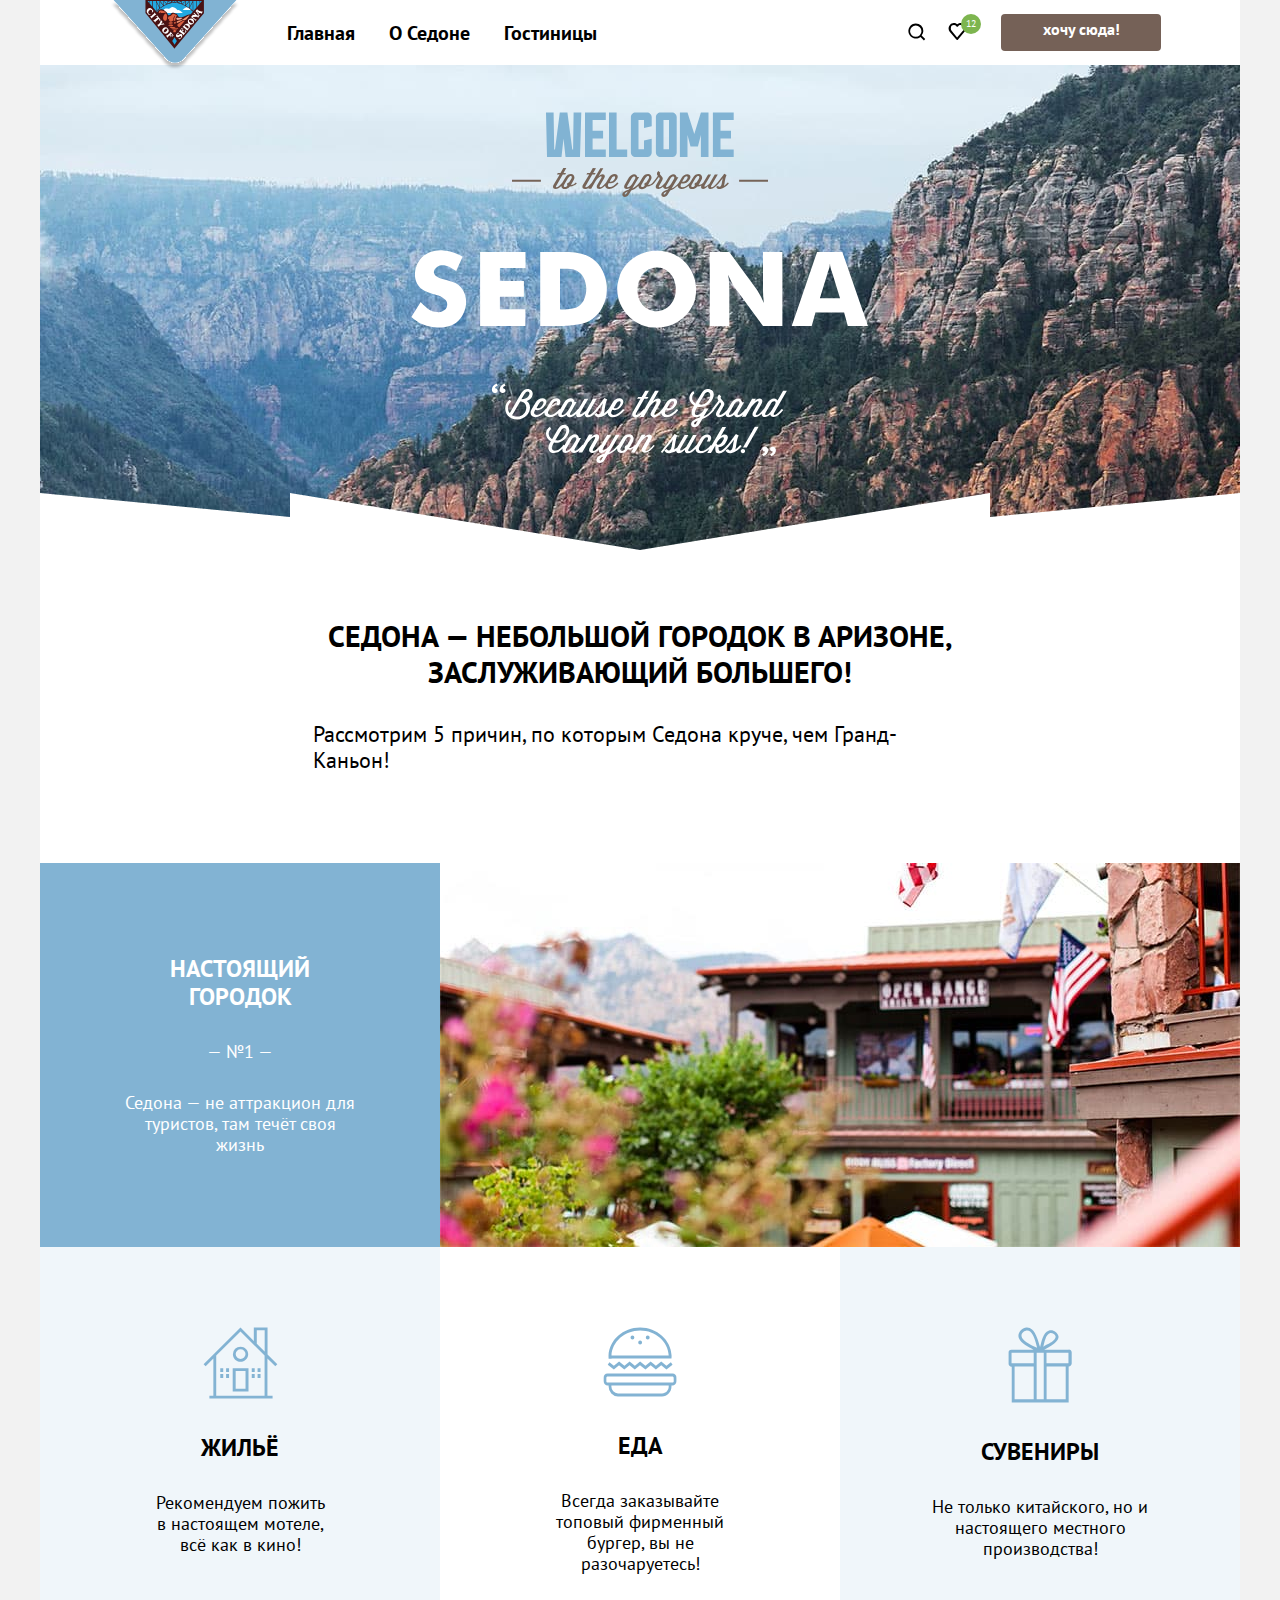
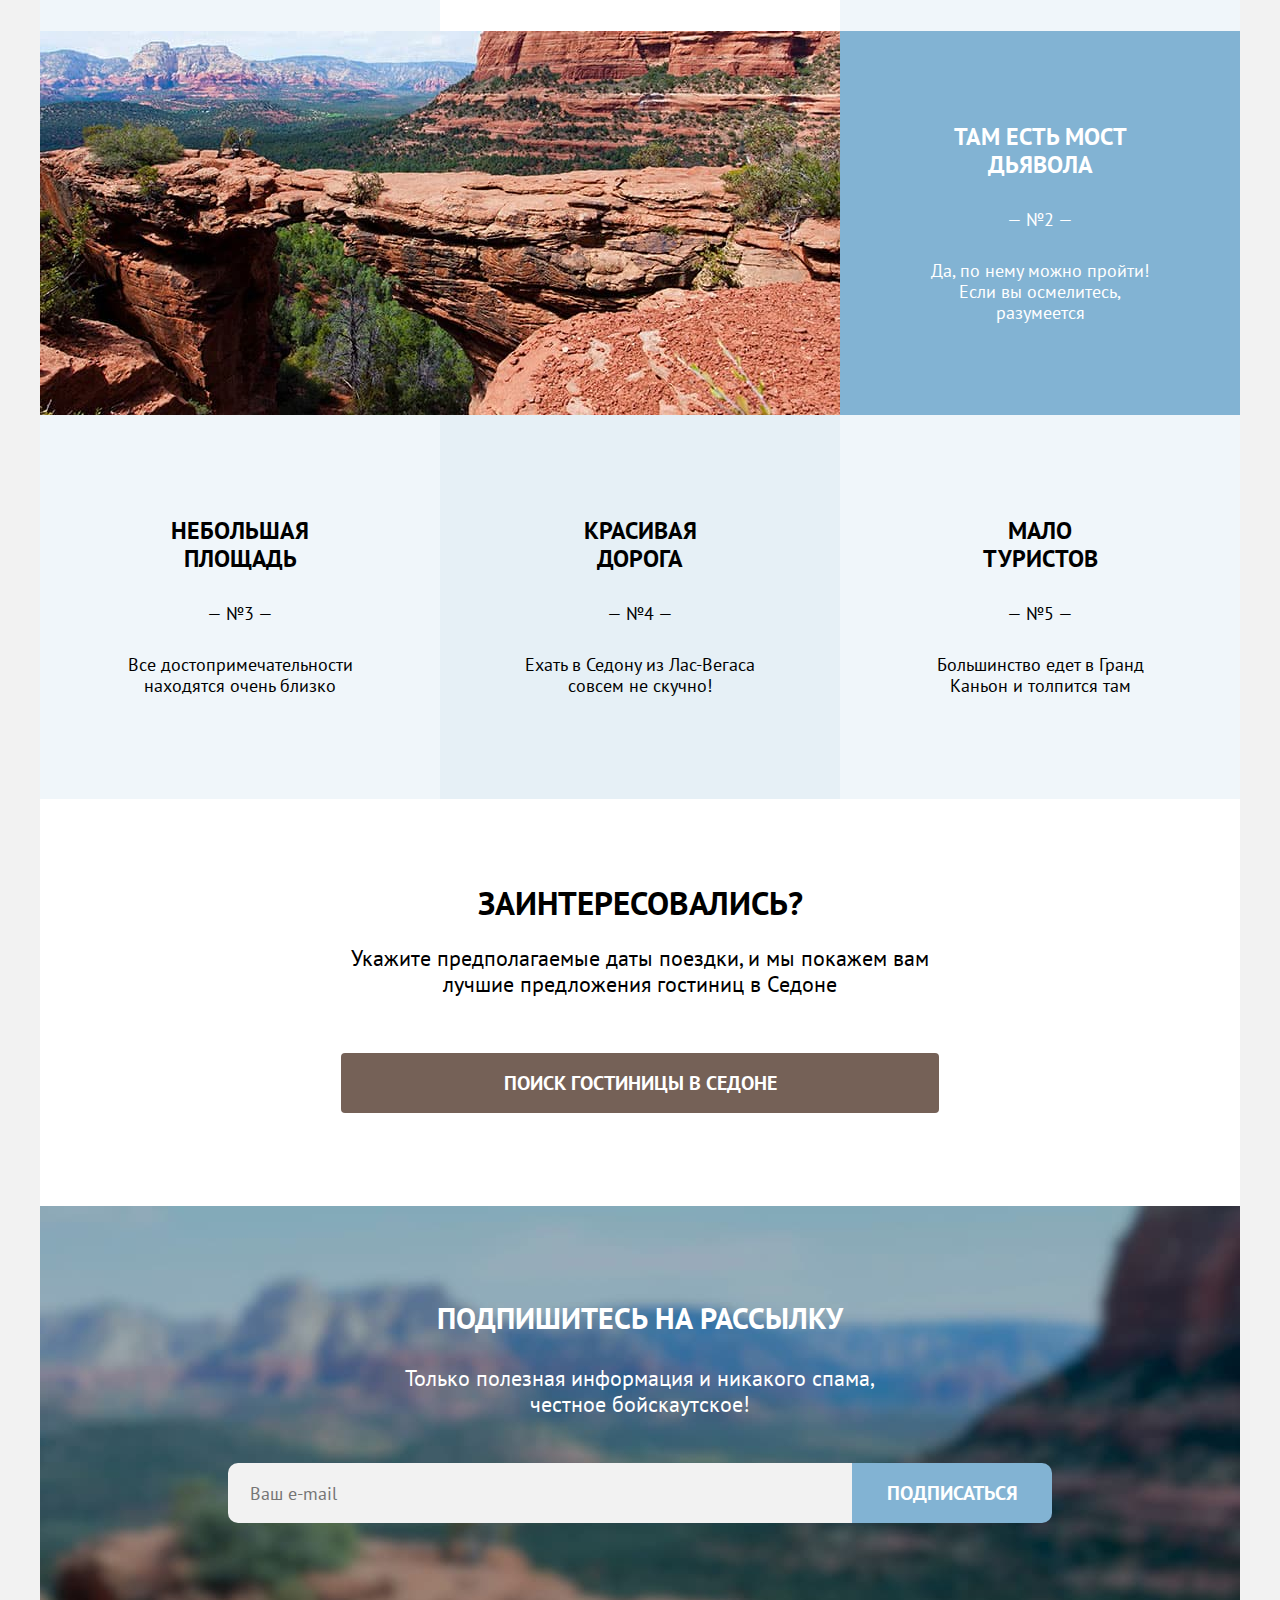
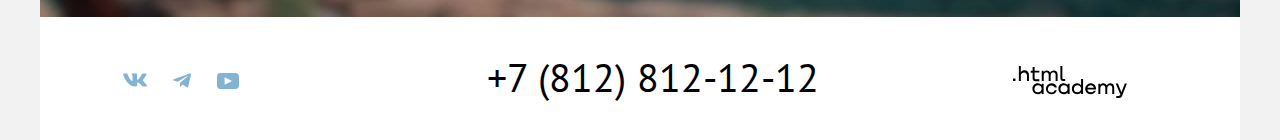
<file: index.html>
<!DOCTYPE html>
<html lang="ru">

<head>
  <meta charset="utf-8">
  <title>HTML Academy: Седона</title>
  <link rel="stylesheet" href="styles/styles.css">
</head>

<body>
  <header class="header">
    <div class="container">
      <nav class="navigation-left">
        <a href="/" class="navigation-logo">
          <img class="logo-header" src="images/header/logohhg.svg" width="130" height="70" alt="Лого">
        </a>
        <div class="navigation-left-list">
          <ul class="navigation-list">
            <li class="navigation-left-ltem">
              <a class="navigation-left-link" href="#">Главная</a>
            </li>
            <li class="navigation-left-ltem">
              <a class="navigation-left-link" href="#">О Седоне</a>
            </li>
            <li class="navigation-left-ltem">
              <a class="navigation-left-link" href="catalog.html">Гостиницы</a>
            </li>
          </ul>
        </div>
      </nav>
      <div class="custom-menu-right-list">
        <nav class="navigation-right">
          <div class="navigation-right-list">
            <a class="navigation-right-link" href="catalog.html">
              <img class="navigation-right-menu" src="images/header/search.svg" width="18" height="18" alt="Поиск">
            </a>
            <a class="navigation-right-link" href="#">
              <img class="navigation-right-menu" src="images/header/heart.svg" width="18" height="17" alt="Сердце">
            </a>
            <div class="data-count">
              <p class="data-count-text">12</p>
            </div>
          </div>
          <div class="navigation-button">
            <a class="navigation-right-button" href="#">хочу сюда!</a>
          </div>
        </nav>
      </div>
    </div>
  </header>

  <main class="main-container main-index">
    <div class="pege-container">
      <section class="hero">
        <h1 class="visually-hidden">Седона</h1>
        <ul class="hero-list">
          <li class="hero-ltem">
            <img class="hero-logo-sedona" width="458" height="352" src="images/main/welcome.svg" alt="седона">
          </li>
          <li class="hero-ltem">
            <img class="hero-logo" width="1200" height="57" src="images/main/divider.png" alt="делитель">
          </li>
        </ul>
        <h2 class="hero-title">Седона — небольшой городок в Аризоне, заслуживающий большего!</h2>
        <p class="hero-text">Рассмотрим 5 причин, по которым Седона круче, чем Гранд-Каньон!</p>
      </section>
      <section class="advantages">
        <div class="advantages-ltem-blok">
          <div class="advantages-ltem-background">
            <h3 class="advantages-title-background">Настоящий городок</h3>
            <p class="advantages-text-background">— №1 —</p>
            <p class="advantages-text-background">Седона — не аттракцион для туристов, там течёт своя жизнь</p>
          </div>
          <img class="advantages-photo" src="images/main/photo-1.jpg" alt="городок седона">
        </div>
        <ul class="advantages-list">
          <li class="advantages-ltem">
            <div class="advantages-inner">
              <img class="advantages-icon" width="75" height="72" src="images/main/дом.svg" alt="дом">
              <h3 class="advantages-title-advantages">Жильё</h3>
              <p class="advantages-text-housing">Рекомендуем пожить в настоящем мотеле, всё как в кино!</p>
            </div>
          </li>
          <li class="advantages-ltem-white">
            <div class="advantages-inner">
              <img class="advantages-icon" width="74" height="70" src="images/main/еда.svg" alt="еда">
              <h3 class="advantages-title-advantages">еда</h3>
              <p class="advantages-text">Всегда заказывайте топовый фирменный бургер, вы не разочаруетесь!</p>
            </div>
          </li>
          <li class="advantages-ltem">
            <div class="advantages-inner">
              <img class="advantages-icon" width="64" height="76" src="images/main/Сувениры.svg" alt="сувениры">
              <h3 class="advantages-title-advantages">Сувениры</h3>
              <p class="advantages-text">Не только китайского, но и настоящего местного производства!</p>
            </div>
          </li>
        </ul>
        <div class="advantages-ltem-blok">
          <img class="advantages-photo-advantages" width="800" height="384" src="images/main/photo-2.jpg" alt="photo">
          <div class="advantages-ltem-background background">
            <h3 class="advantages-title-background">Там есть мост дьявола</h3>
            <p class="advantages-text-background">— №2 —</p>
            <p class="advantages-text-background">Да, по нему можно пройти! Если вы осмелитесь, разумеется</p>
          </div>
        </div>
        <ul class="advantages-list">
          <li class="advantages-ltem">
            <div class="advantages-inner">
              <h3 class="advantages-subject-advantages">Небольшая площадь</h3>
              <p class="advantages-text-subtitle">— №3 —</p>
              <p class="advantages-text-subtitle">Все достопримечательности находятся очень близко</p>
            </div>
          </li>
          <li class="advantages-ltem-color">
            <div class="advantages-inner">
              <h3 class="advantages-subject-advantages">Красивая дорога</h3>
              <p class="advantages-text-subtitle">— №4 —</p>
              <p class="advantages-text-subtitle">Ехать в Седону из Лас-Вегаса совсем не скучно!</p>
            </div>
          </li>
          <li class="advantages-ltem">
            <div class="advantages-inner">
              <h3 class="advantages-subject-advantages">Мало туристов</h3>
              <p class="advantages-text-subtitle">— №5 —</p>
              <p class="advantages-text-subtitle">Большинство едет в Гранд Каньон и толпится там</p>
            </div>
          </li>
        </ul>
      </section>
      <section class="hotel-search">
        <ul class="hotel-search-list">
          <li class="hotel-search-ltem">
            <h2 class="hotel-search-title">Заинтересовались?</h2>
            <p class="hotel-search-text">Укажите предполагаемые даты поездки, и мы покажем вам лучшие предложения
              гостиниц в Седоне</p>
          </li>
          <li class="hotel-search-ltem-button">
            <a class="hotel-search-button-roctanglo" href="#">ПОИСК ГОСТИНИЦЫ В СЕДОНЕ</a>
          </li>
        </ul>
      </section>
      <section class="subscride">
        <div class="subscride-form-background">
          <h2 class="subscride-title">Подпишитесь на рассылку</h2>
          <p class="subscride-text">Только полезная информация и никакого спама, честное бойскаутское!</p>
          <form class="subscride-form" action="http//echo.htmlacademy.ru/" method="post">
            <div class="subscride-form-field">
              <input class="subscride-mail" type="text" name="subscride-text" placeholder="Ваш e-mail">
              <button class="button-form" type="submit">Подписаться</button>
            </div>
          </form>
        </div>
      </section>
    </div>
  </main>
  <footer class="footer">
    <div class="page-footer-container">
      <div class="footer-container-icon">
        <ul class="footer-contacts-list">
          <li class="footer-contacts-item">
            <a class="button-contacts" href="https://vk.com/htmlacademy">
              <img class="footer-contacts vk" src="images/main/footer/VK.svg" width="24" height="14" alt="vk">
            </a>
          </li>
          <li class="footer-contacts-item">
            <a class="button-contacts" href="https://t.me/htmlacademy">
              <img class="footer-contacts Telegram" src="images/main/footer/Telegram.svg" width="18" height="15"
                alt="Telegram">
            </a>
          </li>
          <li class="footer-social-item">
            <a class="button-contacts" href="https://www.yotube.com/user/htmlacademyru">
              <img class="footer-contacts Yotube" src="images/main/footer/Yotube.svg" width="22" height="16"
                alt="Yotube">
            </a>
          </li>
        </ul>
      </div>
      <address class="fotter-contacts-tel">
        <a class="contacts-tel" href="tel:+78128121212">+7 (812) 812-12-12</a>
      </address>
      <a class="footer-contacts-logo" href="https://htmlacademy.rw/">
        <img class="contacts-logo" width="114" height="32" src="images/main/footer/HTMLAcademy.svg" alt=".html academy">
      </a>
    </div>
  </footer>
</body>

</html>
</file>
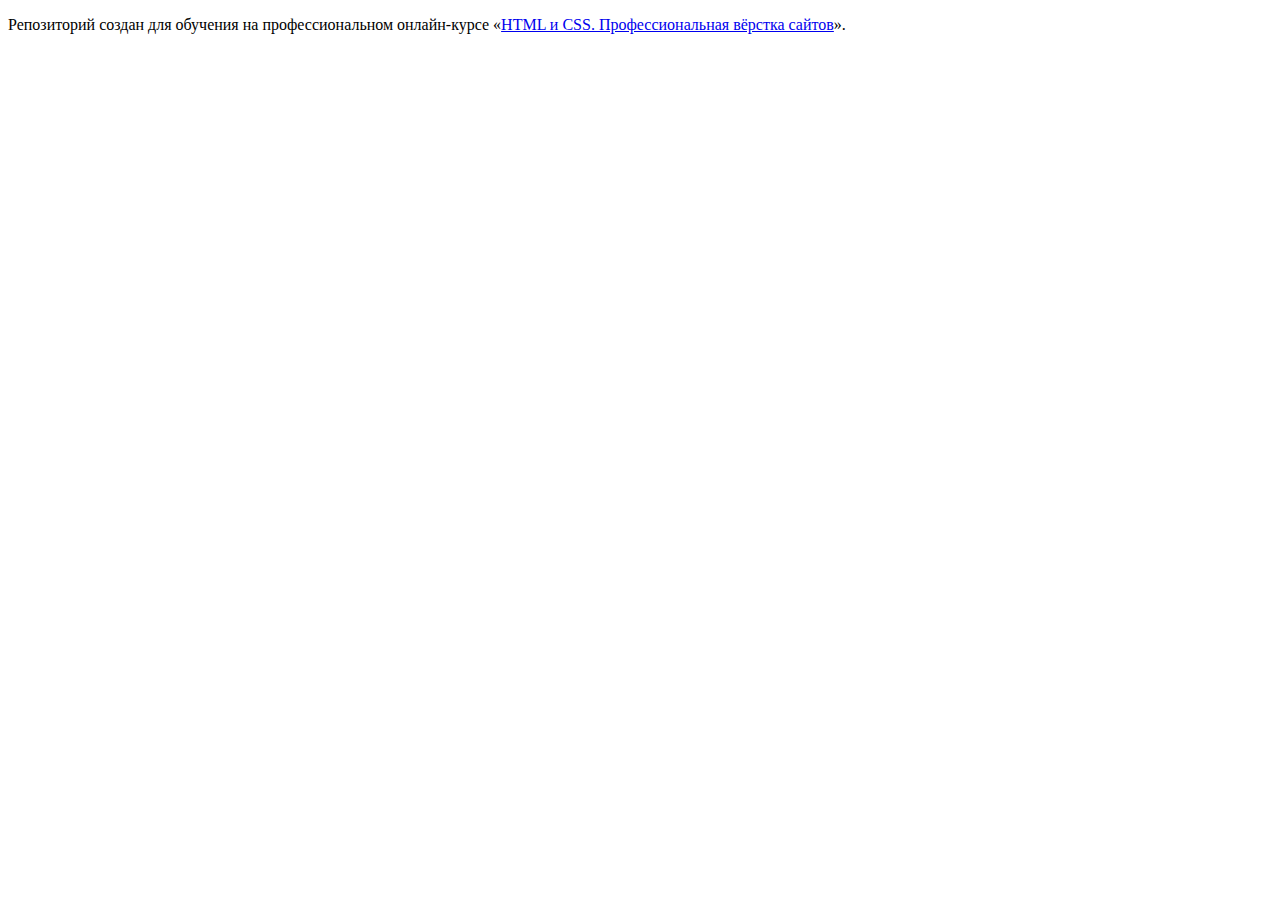
<file: 1/index.html>
<!DOCTYPE html>
<html lang="ru">
  <head>
    <meta charset="utf-8">
    <title>HTML Academy: Седона</title>
    <base href="https://htmlacademy-htmlcss.github.io/2065575-sedona-34/1/">
</head>
  <body>

    <p>Репозиторий создан для обучения на профессиональном онлайн‑курсе «<a href="https://htmlacademy.ru/intensive/htmlcss">HTML и CSS. Профессиональная вёрстка сайтов</a>».</p>

  </body>
</html>
</file>
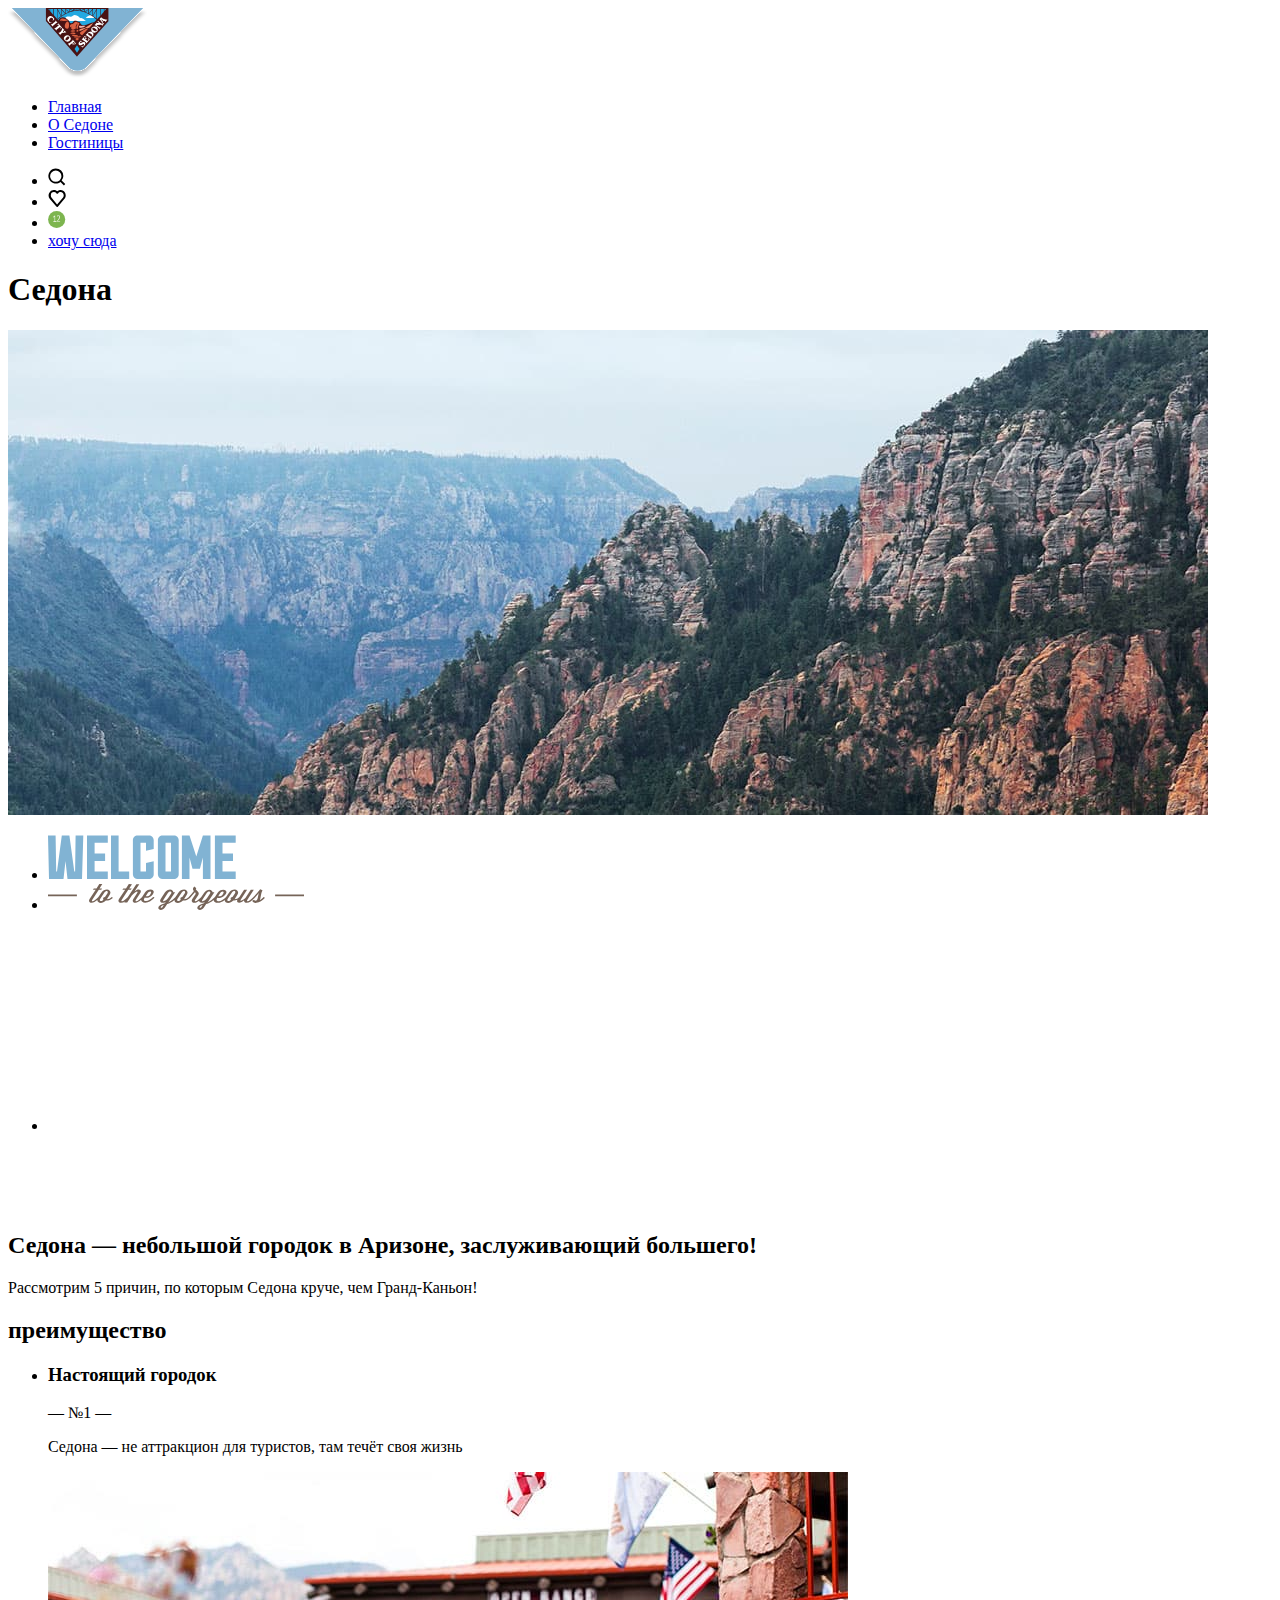
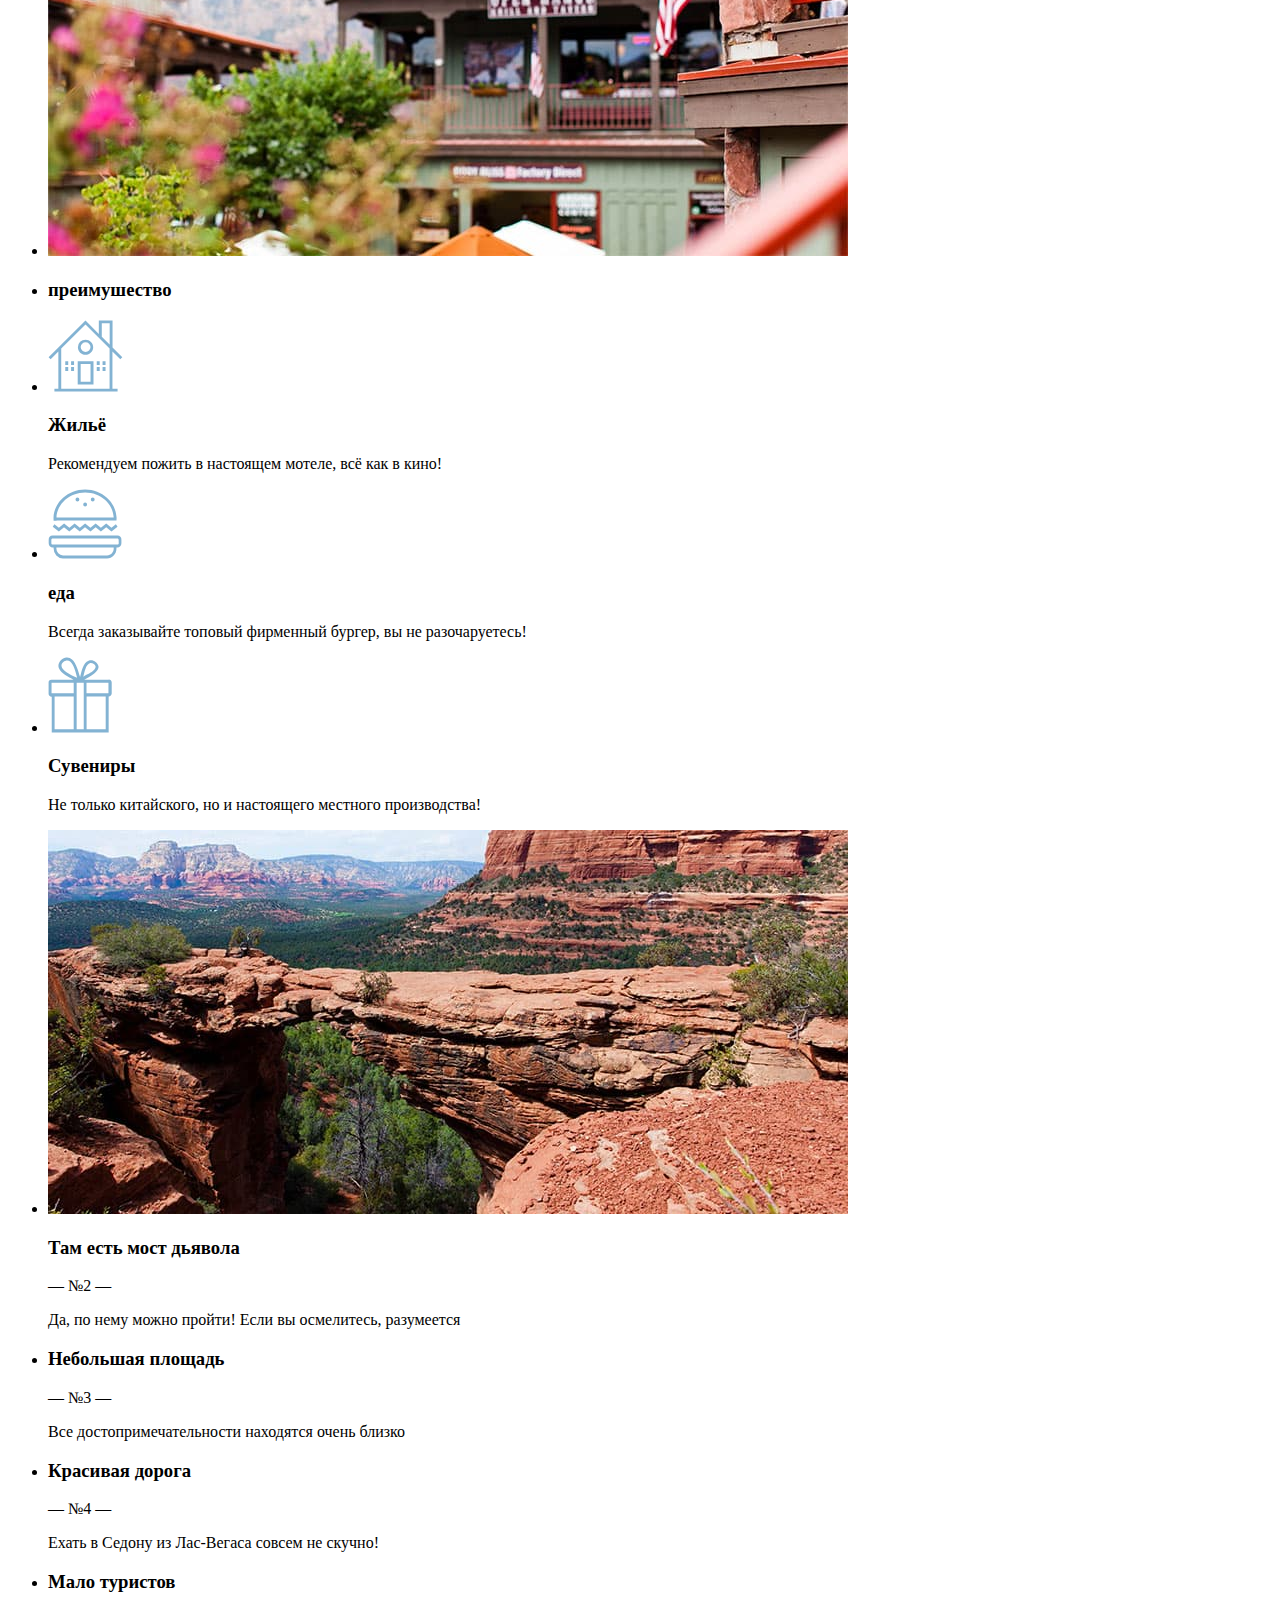
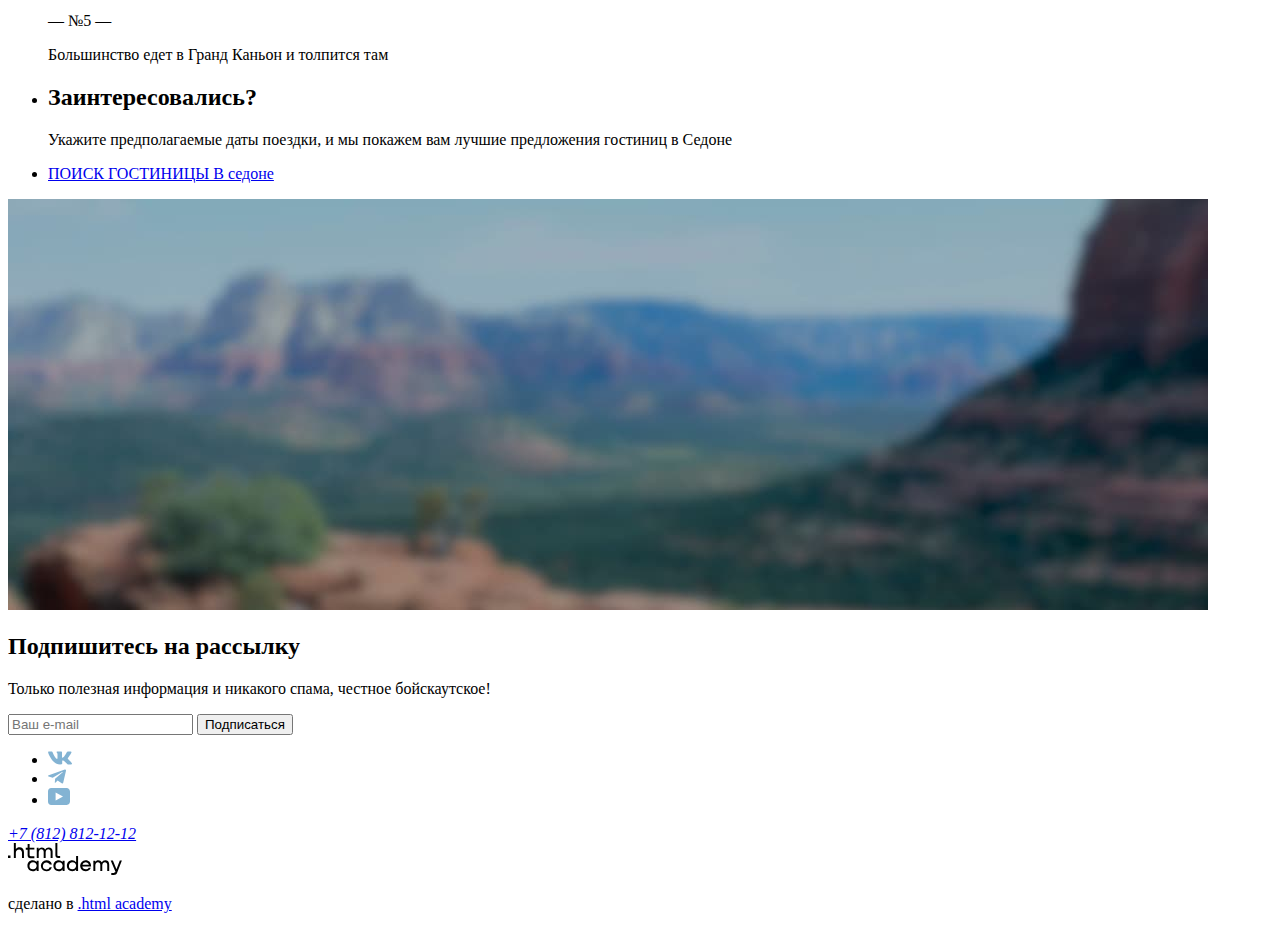
<file: 3/index.html>
<!DOCTYPE html>
<html lang="ru">
  <head>
    <meta charset="utf-8">
    <title>HTML Academy: Седона</title>
    <base href="https://htmlacademy-htmlcss.github.io/2065575-sedona-34/3/">
</head>
  <body>
    <header class="page-header">
      <img class="logo-SEDONA" width="139" height="70" src="images/header/logohhg.svg" alt="SEDONA">
      <nav class="navigation">
        <ul class="navigation-list">
          <li class="navigation-ltem">
            <a class="navigation-link navigation-link-current" href="#">Главная</a>
          </li>         
          <li class="navigation-ltem">
            <a class="navigation-link" href="#">О Седоне</a>
          </li>          
          <li class="navigation-ltem">
            <a class="navigation-link" href="catalog.html">Гостиницы</a>
          </li>
        </ul>
        <ul class="navigation-list navigation-user">
          <li class="navigation-ltem">
            <a class="navigation-link" href="catalog.html">
              <img class="logo-SEDONA" width="18" height="18" src="images/header/Поиск.svg" alt="Поиск">
            </a>
          </li>         
          <li class="navigation-ltem">
            <a class="navigation-link" href="#">
              <img class="logo-SEDONA" width="18" height="17" src="images/header/сердце.svg" alt="Сердце">
            </a>
          </li> 
          <li class="navigation-ltem">
            <a class="navigation-link" href="#">
              <img class="logo-SEDONA" width="18" height="17" src="images/header/Цифра.svg" alt="Число">
            </a>
          </li>          
          <li class="navigation-ltem">
            <a class="button button-roctanglo" href="#">хочу сюда</a>
          </li>
        </ul>
      </nav>
    </header>
    
    <main class="index">
      <section class="hero">
        <h1 class="visually-hidden">Седона</h1> 
        <img class="hero-logo" width="1200" height="485" src="images/main/пейзаш.jpg" alt="пейзаж гор">
        <ul class="hero-list">
          <li class="hero-ltem">
            <img class="logo-WELCOME" width="188" height="45" src="images/main/WELCOME.svg" alt="WELCOME">
          </li>
          <li class="hero-ltem">
            <img class="logo-gordeona" width="256" height="26" src="images/main/gordeona.svg" alt="gordeona">
          </li>
          <li class="hero-ltem">
            <img class="logo-SEDONA" width="458" height="217" src="images/main/SEDONA.svg" alt="SEDONA">
          </li>
        </ul>
      </section>
      <section class="divider">
        <img class="divider" width="1200" height="57" src="images/main/divider.png" alt="divider">
        <h2 class="divider">Седона — небольшой городок в Аризоне,
        заслуживающий большего!</h2> 
        <p class="divider">Рассмотрим 5 причин, по которым Седона круче, чем Гранд-Каньон!</p> 
      </section>
     
      <section class="advantages">
        <h2 class="visually-hidden">преимущество</h2>
        <ul class="advantages-list">
          <li class="advantages-ltem">
           <h3 class="advantages-title">Настоящий городок</h3>
           <p class="advantages-description">— №1 —</p>
           <p class="advantages-description">Седона — не аттракцион для туристов, там течёт своя жизнь</p>
          </li>
          <li class="velcome-ltem">
            <img class="photo" width="800" height="384" src="images/main/photo-1.jpg" alt="photo">
          </li>
          <li class="velcome-ltem">
           <h3 class="visually-hidden">преимушество</h3>
          </li>
          <li class="advantages-ltem">
            <img class="advantages-icon" width="75" height="72" src="images/main/дом.svg" alt="дом">
            <h3 class="advantages-title">Жильё</h3>
            <p class="advantages-description">Рекомендуем пожить в настоящем мотеле, 
              всё как в кино!</p>
          </li>          
          <li class="advantages-ltem">
            <img class="advantages-icon" width="74" height="70" src="images/main/еда.svg" alt="еда">
            <h3 class="advantages-title">еда</h3>
            <p class="advantages-description">Всегда заказывайте
              топовый фирменный бургер, вы не разочаруетесь!</p>
          </li>          
          <li class="advantages-ltem">
            <img class="advantages-icon"  width="64" height="76" src="images/main/Сувениры.svg" alt="сувениры">
            <h3 class="advantages-title">Сувениры</h3>
            <p class="advantages-description">Не только китайского, 
              но и настоящего местного производства!</p>
          </li>          
          <li class="advantages-ltem">
           <img class="advantages-photo"  width="800" height="384" src="images/main/photo-2.jpg" alt="photo">
           <h3 class="advantages-title">Там есть
            мост дьявола</h3>
           <p class="advantages-description">— №2 —</p>
           <p class="advantages-description">Да, по нему можно пройти! Если вы осмелитесь, разумеется</p>
          </li>
          <li class="advantages-ltem">
           <h3 class="advantages-title">Небольшая
            площадь</h3>
           <p class="advantages-description">— №3 —</p>
           <p class="advantages-description">Все достопримечательности находятся очень близко</p>
          </li>
          <li class="advantages-ltem">
            <h3 class="advantages-title">Красивая
              дорога</h3>
            <p class="advantages-description">— №4 —</p>
            <p class="advantages-description">Ехать в Седону из Лас-Вегаса совсем не скучно!</p>
          </li>
          <li class="advantages-ltem">
            <h3 class="advantages-title">Мало
              туристов</h3>
            <p class="advantages-description">— №5 —</p>
            <p class="advantages-description">Большинство едет в Гранд Каньон и толпится там</p>
          </li>
        </ul>
      </section>
      <section class="Hotel Search">
        <ul class="Hotel Search-list">
          <li class="Hotel Search-ltem">
           <h2 class="Hotel Search">Заинтересовались?</h2> 
           <p class="Hotel Search">Укажите предполагаемые даты поездки, и мы покажем вам лучшие предложения гостиниц в Седоне</p> 
          </li>
          <li class="Hotel Search-button">
            <a class="button button-roctanglo" href="#">ПОИСК ГОСТИНИЦЫ В седоне</a>
          </li>
        </ul>
      </section>
      <section class="subscride">
        <img class="asubscride-photo"  width="1200" height="411" src="images/main/index-background.jpg" alt="photo">
        <h2 class="subscride">Подпишитесь на рассылку</h2> 
        <p class="subscride">Только полезная информация и никакого спама, честное бойскаутское!</p> 
        <form class="subscride-form" action="http//echo.htmlacademy.ru/" method="post">
          <p class="subscride-form-text">
            <input type="text" name="subscride-text" placeholder="Ваш e-mail">
            <button class="button" type="submit">Подписаться</button>
          </p>
        </form>
      </section>
    </main>

    <footer>
      <div class="footer-social">
        <ul class="footer-social-list">
          <li class="footer-social-item">
            <a class="button" href="https://vk.com/htmlacademy">
              <img class="footer-social-vk"  width="24" height="14" src="images/main/footer/VK.svg" alt="vk">
            </a>
          </li>
          <li class="footer-social-item">
            <a class="button" href="https://t.me/htmlacademy">
              <img class="footer-social-Telegram"  width="18" height="15" src="images/main/footer/Telegram.svg" alt="Telegram">
            </a>
          </li>   
          <li class="footer-social-item">
            <a class="button" href="https://www.yotube.com/user/htmlacademyru">
              <img class="footer-social-Yotube"  width="22" height="17" src="images/main/footer/Yotube.svg" alt="Yotube">
            </a>
          </li>
        </ul>
        <address class="fotter-contacts-tel">
          <a class="fotter-contacts-tel" href="tel:+78128121212">+7 (812) 812-12-12</a>
        </address>
        <a class="footer-social-logo" href="https://htmlacademy.rw/">
          <img class="footer-social-logo"  width="114" height="32" src="images/main/footer/HTMLAcademy.svg" alt=".html academy">
        </a>
        <p class="about-text">сделано в <a class="html academy-link" href="https://htmlacademy.rw/">.html academy</a></p>
      </div>
    </footer>
  </body>
</html>
</file>
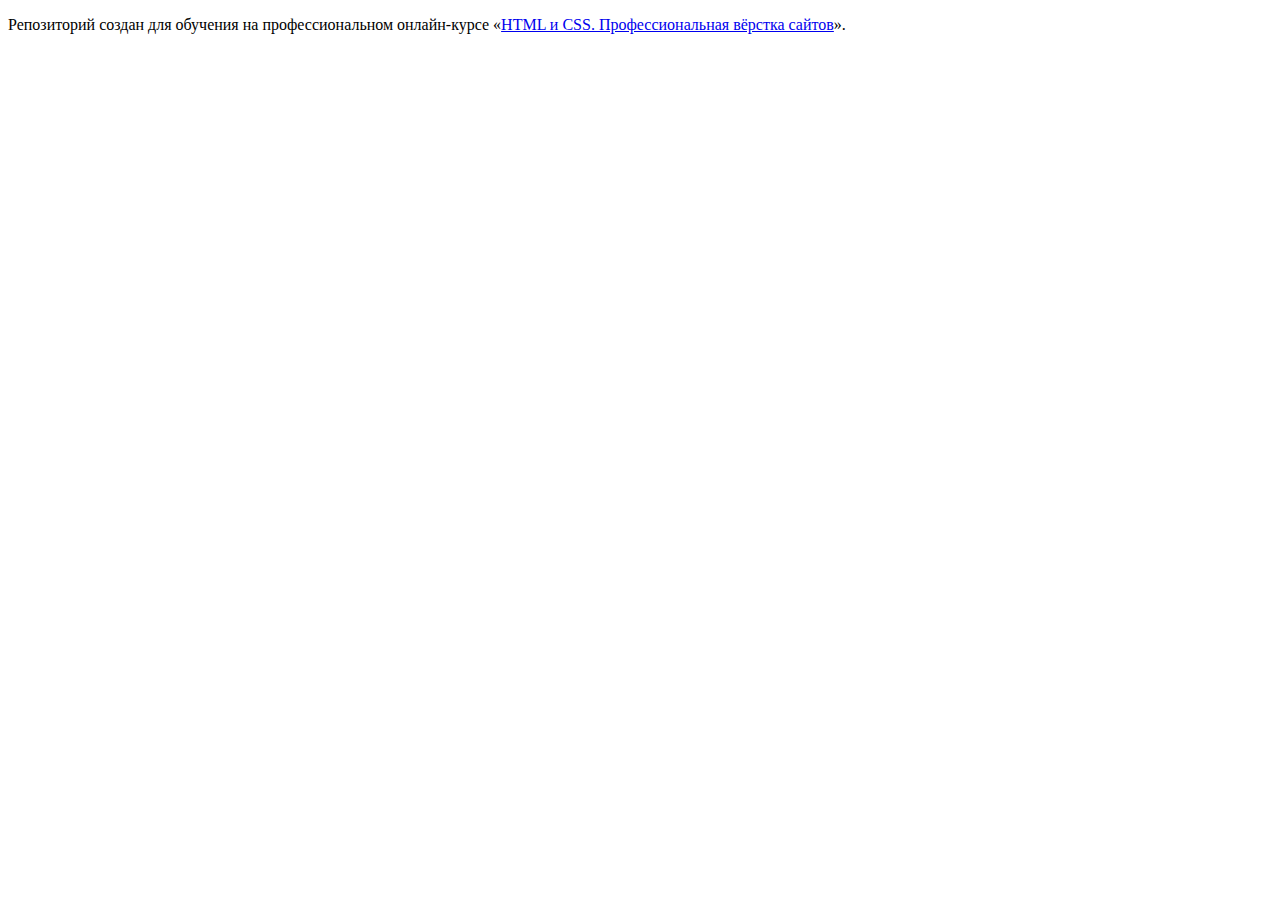
<file: master/index.html>
<!DOCTYPE html>
<html lang="ru">
  <head>
    <meta charset="utf-8">
    <title>HTML Academy: Седона</title>
    <base href="https://htmlacademy-htmlcss.github.io/2065575-sedona-34/master/">
</head>
  <body>

    <p>Репозиторий создан для обучения на профессиональном онлайн‑курсе «<a href="https://htmlacademy.ru/intensive/htmlcss">HTML и CSS. Профессиональная вёрстка сайтов</a>».</p>

  </body>
</html>
</file>
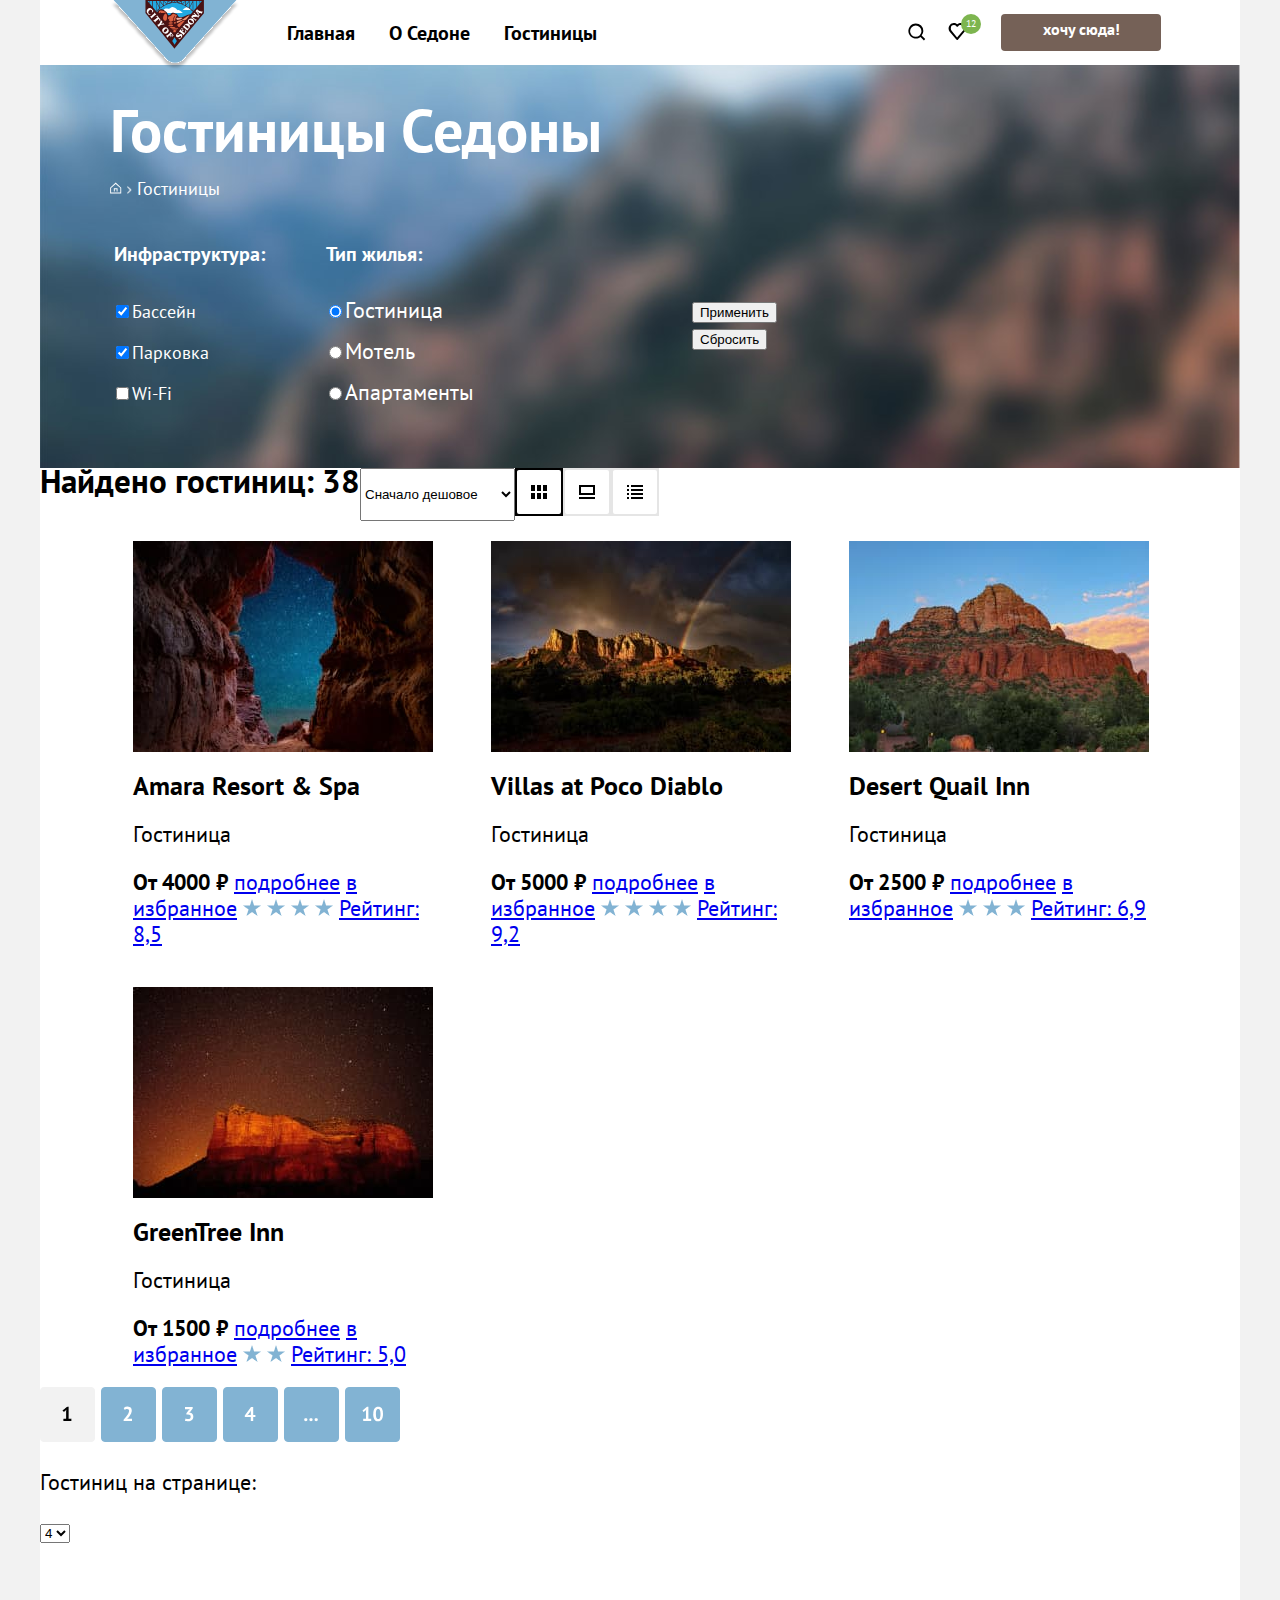
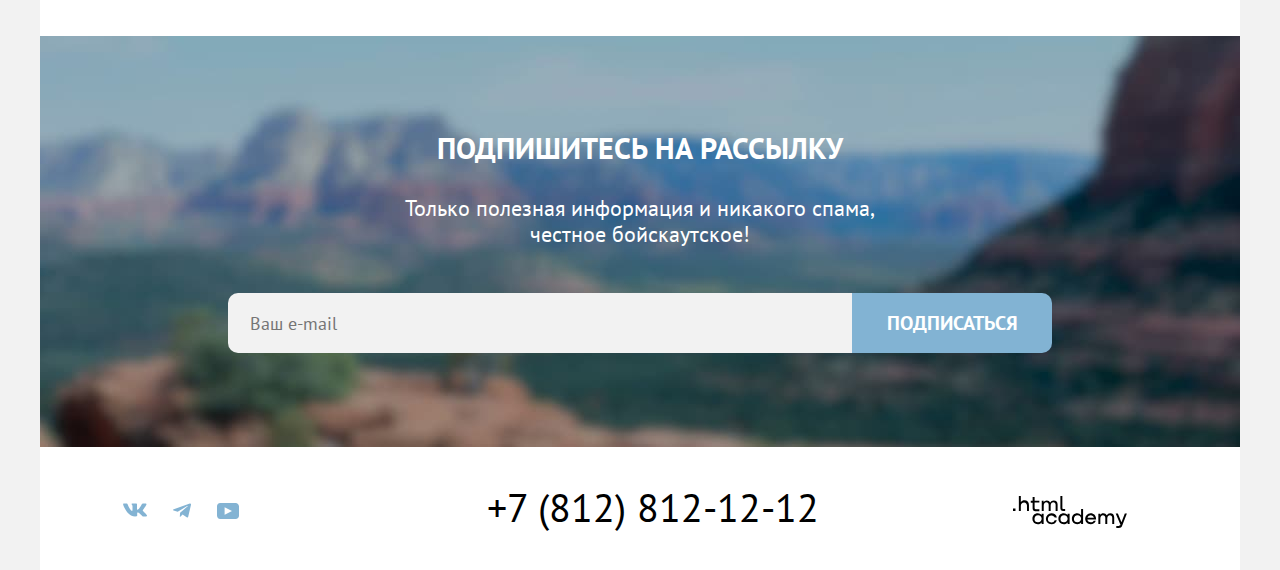
<file: catalog.html>
<!DOCTYPE html>
<html lang="ru">

<head>
  <meta charset="utf-8">
  <title>HTML Academy: Седона</title>
  <link rel="stylesheet" href="styles/styles.css">
</head>

<body>
  <header class="header">
    <div class="container">
      <nav class="navigation-left">
        <a href="/" class="navigation-logo">
          <img class="logo-header" src="images/header/logohhg.svg" width="130" height="70" alt="Лого">
        </a>
        <div class="navigation-left-list">
          <ul class="navigation-list">
            <li class="navigation-left-ltem">
              <a class="navigation-left-link" href="#">Главная</a>
            </li>
            <li class="navigation-left-ltem">
              <a class="navigation-left-link" href="#">О Седоне</a>
            </li>
            <li class="navigation-left-ltem">
              <a class="navigation-left-link" href="catalog.html">Гостиницы</a>
            </li>
          </ul>
        </div>
      </nav>
      <div class="custom-menu-right-list">
        <nav class="navigation-right">
          <div class="navigation-right-list">
            <a class="navigation-right-link" href="catalog.html">
              <img class="navigation-right-menu" src="images/header/search.svg" width="18" height="18" alt="Поиск">
            </a>
            <a class="navigation-right-link" href="#">
              <img class="navigation-right-menu" src="images/header/heart.svg" width="18" height="17" alt="Сердце">
            </a>
            <div class="data-count">
              <p class="data-count-text">12</p>
            </div>
          </div>
          <div class="navigation-button">
            <a class="navigation-right-button" href="#">хочу сюда!</a>
          </div>
        </nav>
      </div>
    </div>
  </header>

  <main class="main-containe-catalog">
    <header class="main-header">
      <div class="filter-content-header">
        <h1 class="main-header-title"> Гостиницы Седоны </h1>
        <div class="form-bredcrubs">
          <ul class="form-content-list">
            <li class="form-content-item">
              <img class="form-content-union" width="12" height="12" src="images/main/house.svg" alt="Дом">
            </li>
            <li class="form-content-item">
              <img class="form-content-union" width="5" height="8" src="images/main/vector.png" alt="стрелка">
            </li>
            <li class="form-content-item">
              <p class="form-content-text">Гостиницы</p>
            </li>
          </ul>
        </div>
        <form class="catalog-filter" action="http//echo.htmlacademy.ru/" method="get">
          <div class="filter-left">
            <fieldset class="catalog-filter-infra">
              <legend class="catalog-filter-title">Инфраструктура:</legend>
              <ul class="catalog-filter-list">
                <li class="catalog-filter-item">
                  <label class="catalog-filter-control">
                    <input class="catalog-filter-input" type="checkbox" name="Swimming pool" checked>Бассейн
                  </label>
                </li>
                <li class="catalog-filter-item">
                  <label class="catalog-filter-control">
                    <input class="catalog-filter-input" type="checkbox" name="Parking space" checked>Парковка
                  </label>
                </li>
                <li class="catalog-filter-item">
                  <label class="catalog-filter-control">
                    <input class="catalog-filter-input" type="checkbox" name="Wi-Fi">Wi-Fi
                  </label>
                </li>
              </ul>
            </fieldset>
            <fieldset class="catalog-filter-infra">
              <legend class="catalog-filter-title">Тип жилья:</legend>
              <ul class="catalog-filter-list">
                <li class="catalog-filter-item">
                  <label class="control">
                    <input class="control-input" type="radio" name="Type of housing:" value="Hotel" checked>Гостиница
                  </label>
                </li>
                <li class="catalog-filter-item">
                  <label class="control">
                    <input class="control-input" type="radio" name="Type of housing:" value="The Motel">Мотель
                  </label>
                </li>
                <li class="catalog-filter-item">
                  <label class="control">
                    <input class="control-input" type="radio" name="Type of housing:" value="Apartments">Апартаменты
                  </label>
                </li>
              </ul>
            </fieldset>
          </div>
          <div class="filter-right">
            <ul class="catalog-button-list">
              <li class="catalog-button-item">
                <a class="catalog-button-link" href="#">
                  <button class="button-catalog" type="submit">Применить</button>
                </a>
              </li>
              <li class="catalog-button-item">
                <a class="catalog-button-link" href="#">
                  <button class="button-catalog" type="submit">Сбросить</button>
                </a>
              </li>
            </ul>
          </div>
        </form>
      </div>
    </header>
    <section class="main-catalog-products">
      <div class="select-control-sorting" aria-label="сортировка">
        <h2 class="catalog-products">Найдено гостиниц: 38</h2>
        <select class="select-control" aria-label="сортировка">
          <option class="cheap">Сначало дешовое</option>
          <option class="expensive">Сначало дорогое</option>
          <option class="popular">Сначало популярные</option>
        </select>
        <a href="#" class="button">
          <img class="catalog-products-icon-table" width="48" height="48" src="images/main/icon-table.svg" alt="icon-table">
        </a>
        <a class="button button-light" href="#">
          <img class="catalog-products-icon-slideshow" width="48" height="48" src="images/main/icon-slideshow.svg" alt="icon-slideshow">
        </a>
        <a class="button button-light" href="#">
          <img class="catalog-products-icon-list" width="48" height="48" src="images/main/icon-list.svg" alt="icon-list">
        </a>
      </div>
      <section class="catalog-pagenation">
        <ul class="cards-list">
          <li class="cards-item">
            <a class="product-cards-link" href="product.html">
              <img class="product-cards-image" width="300" height="211" src="images/main/hotel-1.jpg" alt="hotel-1">
            </a>
            <h3 class="product-cards-title">Amara Resort & Spa</h3>
            <p class="product-cards-text">Гостиница</p>
            <b class="product-cards-price">От 4000 ₽</b>
            <a class="product-cards-button " href="#">подробнее</a>
            <a class="product-cards-button favorites" href="#">в избранное</a>              <img class="product-cards-star" width="18" height="17" src="images/main/star.png" alt="star">
            <img class="product-cards-star" width="18" height="17" src="images/main/star.png" alt="star">
            <img class="product-cards-star" width="18" height="17" src="images/main/star.png" alt="star">
            <img class="product-cards-star" width="18" height="17" src="images/main/star.png" alt="star">
            <a class="product-cards-button rating" href="#">Рейтинг: 8,5</a>
          </li>
          <li class="cards-item">
            <a class="product-cards-link" href="product.html">
              <img class="product-cards-image" width="300" height="211" src="images/main/hotel-1j.jpg" alt="hotel-1j">
            </a>
            <h3 class="product-cards-title">Villas at Poco Diablo</h3>
            <p class="product-cards-text">Гостиница</p>
            <b class="product-cards-price">От 5000 ₽</b>
            <a class="product-cards-button button-green" href="#">подробнее</a>
            <a class="product-cards-button favorites" href="#">в избранное</a>
            <img class="product-cards-star" width="18" height="17" src="images/main/star.png" alt="star">
            <img class="product-cards-star" width="18" height="17" src="images/main/star.png" alt="star">
            <img class="product-cards-star" width="18" height="17" src="images/main/star.png" alt="star">
            <img class="product-cards-star" width="18" height="17" src="images/main/star.png" alt="star">
            <a class="product-cards-button rating" href="#">Рейтинг: 9,2</a>
          </li>
          <li class="cards-item">
            <a class="product-cards-link" href="product.html">
              <img class="product-cards-image" width="300" height="211" src="images/main/hotel-1f.jpg" alt="hotel-1f">
            </a>
            <h3 class="product-cards-title">Desert Quail Inn</h3>
            <p class="product-cards-text">Гостиница</p>
            <b class="product-cards-price">От 2500 ₽</b>
            <a class="product-cards-button" href="#">подробнее</a>              <a class="product-cards-button favorites" href="#">в избранное</a>
            <img class="product-cards-star" width="18" height="17" src="images/main/star.png" alt="star">
            <img class="product-cards-star" width="18" height="17" src="images/main/star.png" alt="star">
            <img class="product-cards-star" width="18" height="17" src="images/main/star.png" alt="star">
            <a class="product-cards-button rating" href="#">Рейтинг: 6,9</a>
          </li>
          <li class="cards-item">
            <a class="product-cards-link" href="product.html">
              <img class="product-cards-image" width="300" height="211" src="images/main/hotel-1h.jpg" alt="hotel-1h">
            </a>
            <h3 class="product-cards-title">GreenTree Inn</h3>
            <p class="product-cards-text">Гостиница</p>
            <b class="product-cards-price">От 1500 ₽</b>
            <a class="product-cards-button" href="#">подробнее</a>
            <a class="product-cards-button favorites" href="#">в избранное</a>
            <img class="product-cards-star" width="18" height="17" src="images/main/star.png" alt="star">
            <img class="product-cards-star" width="18" height="17" src="images/main/star.png" alt="star">
            <a class="product-cards-button rating" href="#">Рейтинг: 5,0</a>
          </li>
        </ul>
        <div class="pagination">
          <a class="pagination-link pagination-current">
            <img class="pagination-link-Pagination" width="55" height="55" src="images/main/Pagination.png" alt="Pagination">
          </a>
          <a class="pagination-link">
            <img class="pagination-link-Pagination" width="55" height="55" src="images/main/Pagination-2.svg" alt="Pagination-2">
          </a>
          <a class="pagination-link">
            <img class="pagination-link-Pagination" width="55" height="55" src="images/main/Pagination-3.svg" alt="Pagination-3">
          </a>
          <a class="pagination-link">
            <img class="pagination-link-Pagination" width="55" height="55" src="images/main/Paginations-4.svg" alt="Paginations-4">
          </a>
          <a class="pagination-link">
            <img class="pagination-link-Pagination" width="55" height="55" src="images/main/Paginationc.svg" alt="Paginationc">
          </a>
          <a class="pagination-link">
            <img class="pagination-link-Pagination" width="55" height="55" src="images/main/Pagination-10.svg" alt="Pagination-10">
          </a>
          <p class="pagination-text">Гостиниц на странице:</p>
          <select class="select-control" aria-label="сортировка">
            <option class="cheap>">4</option>
            <option class="expensive">1</option>
            <option class="popular">2</option>
          </select>
        </div>
      </section>
    </section>
    <section class="subscride">
      <div class="subscride-form-background">
        <h2 class="subscride-title">Подпишитесь на рассылку</h2>
        <p class="subscride-text">Только полезная информация и никакого спама, честное бойскаутское!</p>
        <form class="subscride-form" action="http//echo.htmlacademy.ru/" method="post">
          <div class="subscride-form-field">
            <input class="subscride-mail" type="text" name="subscride-text" placeholder="Ваш e-mail">
            <button class="button-form" type="submit">Подписаться</button>
          </div>
        </form>
      </div>
    </section>
  </main>

  <footer class="footer">
    <div class="page-footer-container">
      <div class="footer-container-icon">
        <ul class="footer-contacts-list">
          <li class="footer-contacts-item">
            <a class="button-contacts" href="https://vk.com/htmlacademy">
              <img class="footer-contacts vk" src="images/main/footer/VK.svg" width="24" height="14" alt="vk">
            </a>
          </li>
          <li class="footer-contacts-item">
            <a class="button-contacts" href="https://t.me/htmlacademy">
              <img class="footer-contacts Telegram" src="images/main/footer/Telegram.svg" width="18" height="15"
                alt="Telegram">
            </a>
          </li>
          <li class="footer-social-item">
            <a class="button-contacts" href="https://www.yotube.com/user/htmlacademyru">
              <img class="footer-contacts Yotube" src="images/main/footer/Yotube.svg" width="22" height="16"
                alt="Yotube">
            </a>
          </li>
        </ul>
      </div>
      <address class="fotter-contacts-tel">
        <a class="contacts-tel" href="tel:+78128121212">+7 (812) 812-12-12</a>
      </address>
      <a class="footer-contacts-logo" href="https://htmlacademy.rw/">
        <img class="contacts-logo" width="114" height="32" src="images/main/footer/HTMLAcademy.svg" alt=".html academy">
      </a>
    </div>
  </footer>
</body>

</html>
</file>
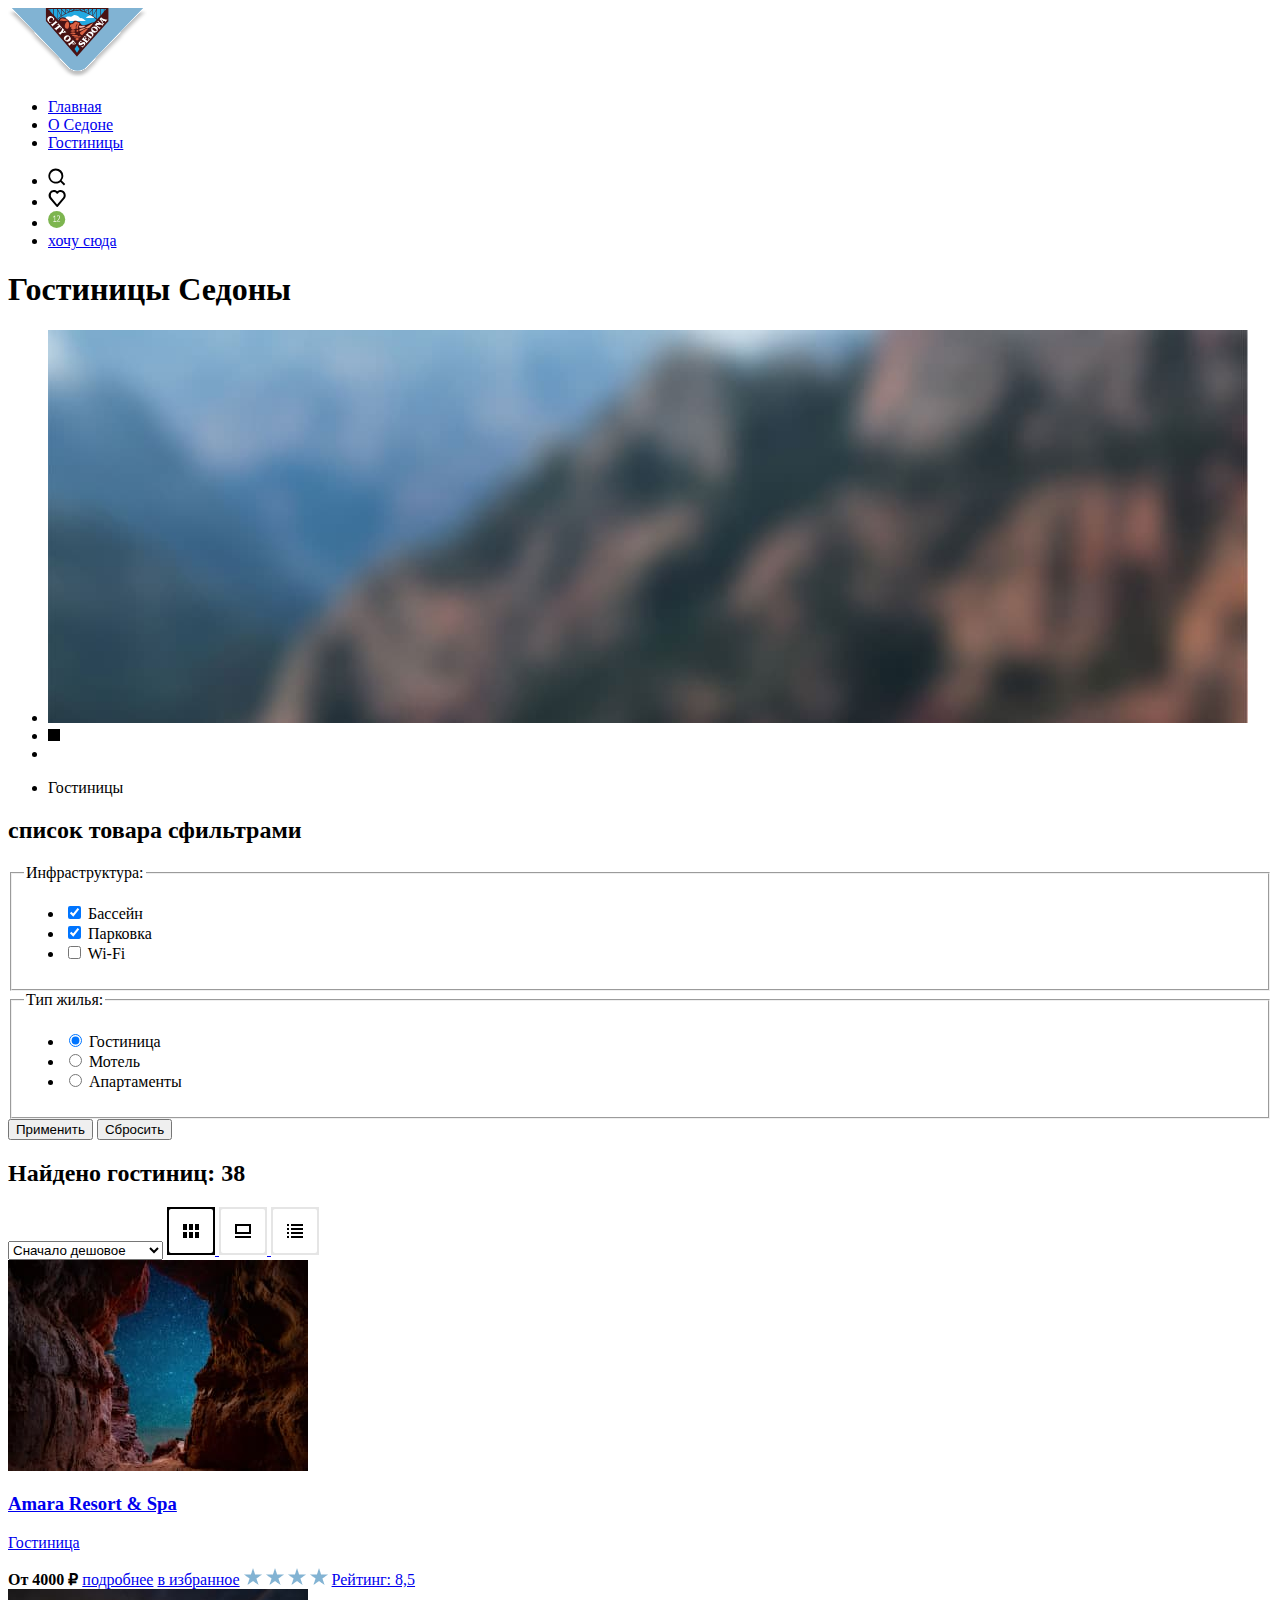
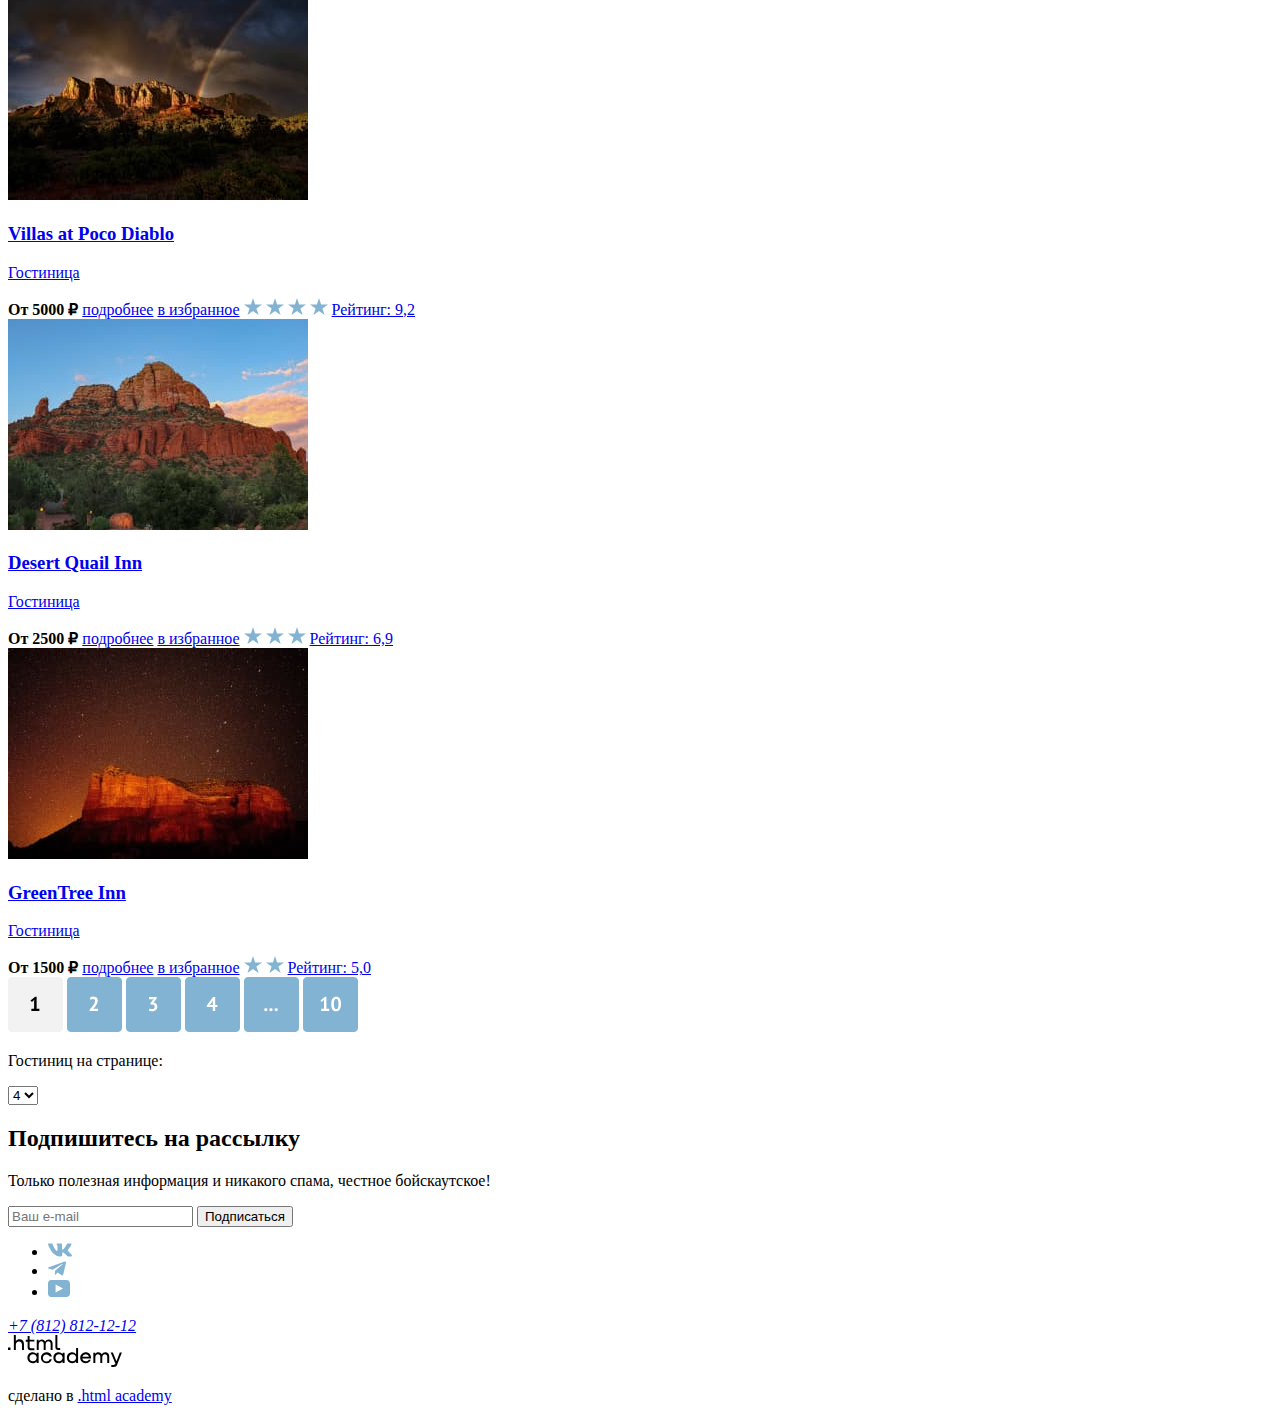
<file: 3/catalog.html>
<!DOCTYPE html>
<html lang="ru">
    <head>
        <meta charset="utf-8">
        <title>HTML Academy: Седона</title>
      <base href="https://htmlacademy-htmlcss.github.io/2065575-sedona-34/3/">
</head>
    <body>
        <header class="page-header">
            <img class="logo-SEDONA" width="139" height="70" src="images/header/logohhg.svg" alt="SEDONA">
            <nav class="navigation">
                <ul class="navigation-list">
                    <li class="navigation-ltem">
                        <a class="navigation-link navigation-link-current" href="#">Главная</a>
                    </li>         
                    <li class="navigation-ltem">
                        <a class="navigation-link" href="#">О Седоне</a>
                    </li>          
                    <li class="navigation-ltem">
                        <a class="navigation-link" href="catalog.html">Гостиницы</a>
                    </li>
                </ul>
                <ul class="navigation-list navigation-user">
                    <li class="navigation-ltem">
                        <a class="navigation-link" href="catalog.html">
                            <img class="logo-SEDONA" width="18" height="18" src="images/header/Поиск.svg" alt="Поиск">
                        </a>
                    </li>         
                    <li class="navigation-ltem">
                        <a class="navigation-link" href="#">
                            <img class="logo-SEDONA" width="18" height="17" src="images/header/сердце.svg" alt="Сердце">
                        </a>
                    </li> 
                    <li class="navigation-ltem">
                        <a class="navigation-link" href="#">
                            <img class="logo-SEDONA" width="18" height="17" src="images/header/Цифра.svg" alt="Число">
                        </a>
                    </li>          
                    <li class="navigation-ltem">
                        <a class="button button-roctanglo" href="#">хочу сюда</a>
                    </li>
                </ul>
            </nav>
        </header>

        <main class="main-inner">
            <header class="inner-header">
                <h1 class="filterContent">
                    Гостиницы Седоны
                </h1>
                <ul class="filterContent">
                    <li class="filterContent-item">
                        <img class="filterContent-union" width="1200" height="393" src="images/main/union.jpg" alt="union">
                    </li>
                    <li class="filterContent-item">
                        <img class="filterContent-union"  width="12" height="12" src="images/main/Дом.jpg" alt="Дом">
                    </li>
                    <li class="filterContent-item">
                        <img class="filterContent-union"  width="12" height="12" src="images/main/стрелка.png" alt="стрелка">
                    </li>
                    <li class="filterContent-item">
                         <p class="filterContent-union">Гостиницы</p>
                    </li>
                </ul>
            </header>

            <section class="catalog-filter">
                <h2 class="visually-hidden">список товара сфильтрами</h2>
                <form class="catalog-filter" action="http//echo.htmlacademy.ru/" method="get">
                    <fieldset class="catalog-filter-infra">
                        <legend class="catalog-filter-title">Инфраструктура:</legend>
                        <ul class="catalog-filter-list">
                            <li class="catalog-filter-list">
                                <label class="control">
                                    <input class="control-input" type="checkbox" name="Swimming pool" checked>

                                    Бассейн
                                </label>
                            </li>
                            <li class="catalog-filter-list">
                                <label class="control">
                                   <input class="control-input" type="checkbox" name="Parking space" checked>

                                    Парковка
                                </label>
                            </li>
                            <li class="catalog-filter-list">
                                <label class="control">
                                    <input class="control-input" type="checkbox" name="Wi-Fi">
                                    Wi-Fi
                                </label>
                            </li>
                        </ul>
                    </fieldset>

                    <fieldset class="catalog-filter-infra">
                        <legend class="catalog-filter-title">
                            Тип жилья:
                        </legend>
                        <ul class="catalog-filter-list">
                            <li class="catalog-filter-list">
                                <label class="control">
                                    <input class="control-input" type="radio" name="Type of housing:" value="Hotel" checked>
                                      Гостиница
                                </label>
                            </li>
                            <li class="catalog-filter-list">
                                <label class="control">
                                    <input class="control-input" type="radio" name="Type of housing:" value="The Motel">
                                      Мотель
                                </label>
                            </li>
                            <li class="catalog-filter-list">
                                <label class="control">
                                    <input class="control-input" type="radio" name="Type of housing:" value="Apartments">
                                    Апартаменты
                                </label>
                            </li>
                        </ul>
                    </fieldset>

                    <button class="button" type="submit">Применить</button>
                    <button class="button" type="submit">Сбросить</button>
                    <section class="catalog-products">
                        <h2 class="catalog-products">Найдено гостиниц: 38</h2>
                        <select class="select-control" aria-label="сортировка">
                            <option class="cheap>">Сначало дешовое</option>
                            <option class="expensive">Сначало дорогое</option>
                            <option class="popular">Сначало популярные</option>
                        </select>
                        <a href="#" class="button">
                            <img class="catalog-products-icon-table"  width="48" height="48" src="images/main/icon-table.svg" alt="icon-table">
                        </a>
                        <a class="button button-light" href="#">
                            <img class="catalog-products-icon-slideshow"  width="48" height="48" src="images/main/icon-slideshow.svg" alt="icon-slideshow">
                        </a>
                        <a class="button button-light" href="#">
                            <img class="catalog-products-icon-list"  width="48" height="48" src="images/main/icon-list.svg" alt="icon-list">
                        </a>
                    </section>

                    <div class="product-card">
                        <a class="product-card-link" href="product.html">
                            <img class="product-card-image" width="300" height="211" src="images/main/hotel-1.jpg" alt="hotel-1">
                            <h3 class="product-card-title">Amara Resort & Spa</h3>
                            <p class="product-card-text">Гостиница</p>
                        </a>
                        <b class="product-card-price">От 4000 ₽</b>
                        <a class="product-card-button button" href="#">подробнее</a>
                        <a class="product-card-button favorites" href="#">в избранное</a>
                        <img class="product-card-star" width="18" height="17" src="images/main/star.png" alt="star">
                        <img class="product-card-star" width="18" height="17" src="images/main/star.png" alt="star">
                        <img class="product-card-star" width="18" height="17" src="images/main/star.png" alt="star">
                        <img class="product-card-star" width="18" height="17" src="images/main/star.png" alt="star">
                        <a class="product-card-button rating" href="#">Рейтинг: 8,5</a>
                    </div>

                    <div class="product-card">
                        <a class="product-card-link" href="product.html">
                            <img class="product-card-image" width="300" height="211" src="images/main/hotel-1j.jpg" alt="hotel-1j">
                            <h3 class="product-card-title">Villas at Poco Diablo</h3>
                            <p class="product-card-text">Гостиница</p>
                        </a>
                        <b class="product-card-price">От 5000 ₽</b>
                        <a class="product-card-button button-green" href="#">подробнее</a>
                        <a class="product-card-button favorites" href="#">в избранное</a>
                        <img class="product-card-star" width="18" height="17" src="images/main/star.png" alt="star">
                        <img class="product-card-star" width="18" height="17" src="images/main/star.png" alt="star">
                        <img class="product-card-star" width="18" height="17" src="images/main/star.png" alt="star">
                        <img class="product-card-star" width="18" height="17" src="images/main/star.png" alt="star">
                        <a class="product-card-button rating" href="#">Рейтинг: 9,2</a>
                    </div>       
                    
                    <div class="product-card">
                        <a class="product-card-link" href="product.html">
                            <img class="product-card-image" width="300" height="211" src="images/main/hotel-1f.jpg" alt="hotel-1f">
                            <h3 class="product-card-title">Desert Quail Inn</h3>
                            <p class="product-card-text">Гостиница</p>
                        </a>
                        <b class="product-card-price">От 2500 ₽</b>
                        <a class="product-card-button button" href="#">подробнее</a>
                        <a class="product-card-button favorites" href="#">в избранное</a>
                        <img class="product-card-star" width="18" height="17" src="images/main/star.png" alt="star">
                        <img class="product-card-star" width="18" height="17" src="images/main/star.png" alt="star">
                        <img class="product-card-star" width="18" height="17" src="images/main/star.png" alt="star">
                        <a class="product-card-button rating" href="#">Рейтинг: 6,9</a>
                    </div>       
                    
                    <div class="product-card">
                        <a class="product-card-link" href="product.html">
                            <img class="product-card-image" width="300" height="211" src="images/main/hotel-1h.jpg" alt="hotel-1h">
                            <h3 class="product-card-title">GreenTree Inn</h3>
                            <p class="product-card-text">Гостиница</p>
                        </a>
                        <b class="product-card-price">От 1500 ₽</b>
                        <a class="product-card-button button" href="#">подробнее</a>
                        <a class="product-card-button favorites" href="#">в избранное</a>
                        <img class="product-card-star" width="18" height="17" src="images/main/star.png" alt="star">
                        <img class="product-card-star" width="18" height="17" src="images/main/star.png" alt="star">
                        <a class="product-card-button rating" href="#">Рейтинг: 5,0</a>
                    </div>  
                    
                    <div class="pagination">
                        <a class="pagination-link pagination-current">
                            <img class="pagination-link-Pagination" width="55" height="55" src="images/main/Pagination.png" alt="Pagination">
                        </a>
                        <a class="pagination-link">
                            <img class="pagination-link-Pagination" width="55" height="55" src="images/main/Pagination-2.svg" alt="Pagination-2">
                        </a>
                        <a class="pagination-link">
                            <img class="pagination-link-Pagination" width="55" height="55" src="images/main/Pagination-3.svg" alt="Pagination-3">
                        </a>
                        <a class="pagination-link">
                            <img class="pagination-link-Pagination" width="55" height="55" src="images/main/Paginations-4.svg" alt="Paginations-4">
                        </a>
                        <a class="pagination-link">
                            <img class="pagination-link-Pagination" width="55" height="55" src="images/main/Paginationc.svg" alt="Paginationc">
                        </a>
                        <a class="pagination-link">
                            <img class="pagination-link-Pagination" width="55" height="55" src="images/main/Pagination-10.svg" alt="Pagination-10">
                        </a>
                        <p class="pagination-text">Гостиниц на странице:</p>
                        <select class="select-control" aria-label="сортировка">
                            <option class="cheap>">4</option>
                            <option class="expensive">1</option>
                            <option class="popular">2</option>
                        </select>
                    </div>

                    <section class="subscride">
                        <h2 class="subscride">Подпишитесь на рассылку</h2> 
                        <p class="subscride">Только полезная информация и никакого спама, честное бойскаутское!</p> 
                        <p class="subscride-form-text">
                            <input type="text" name="subscride-text" placeholder="Ваш e-mail">
                            <button class="button" type="submit">Подписаться</button>
                        </p>
                   </section>
                </form>
            </section>
        </main>

        <footer>
            <div class="footer-social">
                <ul class="footer-social-list">
                    <li class="footer-social-item">
                        <a class="button" href="https://vk.com/htmlacademy">
                            <img class="footer-social-vk"  width="24" height="14" src="images/main/footer/VK.svg" alt="vk">
                        </a>
                    </li>
                    <li class="footer-social-item">
                        <a class="button" href="https://t.me/htmlacademy">
                            <img class="footer-social-Telegram"  width="18" height="15" src="images/main/footer/Telegram.svg" alt="Telegram">
                        </a>
                    </li>   
                    <li class="footer-social-item">
                        <a class="button" href="https://www.yotube.com/user/htmlacademyru">
                           <img class="footer-social-Yotube"  width="22" height="17" src="images/main/footer/Yotube.svg" alt="Yotube">
                        </a>
                    </li>
                </ul>
                <address class="fotter-contacts-tel">
                    <a class="fotter-contacts-tel" href="tel:+78128121212">+7 (812) 812-12-12</a>
                </address>
                <a class="footer-social-logo" href="https://htmlacademy.rw/">
                    <img class="footer-social-logo"  width="114" height="32" src="images/main/footer/HTMLAcademy.svg" alt=".html academy">
                </a>
                <p class="about-text">сделано в <a class="html academy-link" href="https://htmlacademy.rw/">.html academy</a></p>
            </div>
        </footer>
    </body>   
</html>
</file>
<file: styles/styles.css>
@font-face {
  font-family: "pt sans";
  font-style: normal;
  font-weight: 400;
  src: url("../fonts/ptsans-400.woff2")format("woff2");
  font-display: swap;
}

@font-face {
  font-family: "pt sans";
  font-style: normal;
  font-weight: 700;
  src: url("../fonts/ptsans-700.woff2")format("woff2");
  font-display: swap;
}

body {
  margin: 0 auto;
  font-family: "pt sans", sans-serif;
  font-weight: 400;
  font-size: 22px;
  line-height: 26px;
  background-color: #F2F2F2;
}

.visually-hidden {
  position: absolute;
  width: 1px;
  height: 1px;
  margin: -1px;
  padding: 0;
  border: 0;
  clip: rect(0 0 0 0);
  overflow: hidden;
}

.header {
  width: 1200px;
  margin: 0 auto;
}

.container {
  display: flex;
  background-color: #ffffff;
}

.navigation-left {
  display: flex;
  flex-wrap: wrap;
}

.navigation-logo {
  margin-left: 70px;
  z-index: 1;
}

.navigation-left-list {
  width: 390px;
  margin-left: 30px;
}

.navigation-list {
  margin: 0;
  padding: 0;
  display: flex;
  flex-wrap: wrap;
  list-style-type: none;
}

.navigation-left-link {
  display: block;
  padding: 20px 17px;
  text-decoration: none;
  font-weight: 700;
  color: #000000;
  font-size: 20px;
}

.custom-menu-right-list {
  width: 264px;
  margin-left: 237px;
}

.navigation-right {
  flex-wrap: wrap;
  display: flex;
}

.navigation-right-list {
  display: flex;
}

.navigation-right-menu {
  margin: 23px 11px;
}

.data-count {
  width: 20px;
  height: 20px;
  border-radius: 50%;
  background:  #7DB54F;
  margin-right: 0;
  margin-left: -16px;
  margin-top: 14px;
}

.data-count-text {
  font-size: 10px;
  line-height: 10px;
  margin-top: 5px;
  text-align: center;
  color: #ffffff;
}

.navigation-button {
  width: 160px;
  margin-top: 14px;
  margin-left: 20px;
  height: 37px;
  border-radius: 4px;
  background-color: #756157;
  text-align: center;
}

.navigation-right-button {
  font-weight: 700;
  font-size: 16px;
  color: #FFFFFF;
  text-decoration: none;
}

.main-container {
  flex-grow: 1;
}

.main-index {
  display: flex;
  flex-direction: column;
}

.pege-container {
  background-color: #ffffff;
  margin: 0 auto;
}

.hero {
  margin-top: -10px;
  background-image: url("../images/main/пейзаш.jpg");
  background-repeat: no-repeat;
}

.hero-list {
  margin: 0;
  padding: 0;
  list-style-type: none;
}

.hero-logo-sedona {
  padding-top: 47px;
  padding-bottom: 29px;
  display: block;
  margin: 0 auto;
}

.hero-title {
  padding-top: 63px;
  margin: 0 auto;
  width: 760px;
  font-size: 30px;
  line-height: 36px;
  text-align: center;
  text-transform: uppercase;
}

.hero-text {
  padding-top: 31px;
  margin: 0 auto;
  width: 655px;
}

.advantages {
  padding-top: 90px;
}

.advantages-ltem-blok {
  display: flex;
  background-color: #82B3D3;
}

.advantages-ltem-background {
  width: 230px;
  margin: 0 auto;
  text-align: center;
  color: #ffffff;
}

.advantages-title-background {
  padding-top: 92px;
  margin: 0 auto;
  font-size: 24px;
  line-height: 28px;
  text-transform: uppercase;
}

.advantages-text-background {
  padding-top: 30px;
  margin: 0;
  font-size: 18px;
  line-height: 21px;
}

.advantages-list {
  margin: 0;
  padding: 0;
  display: flex;
  text-align: center;
  list-style-type: none;
}

.advantages-ltem-white {
  width: 400px;
  min-height: 384px;
}

.advantages-ltem {
  width: 400px;
  background: rgba(131, 179, 211, 0.12);
}

.advantages-inner {
  width: 230px;
  margin-left: 85px;
}

.advantages-ltem-color {
  width: 400px;
  height: 384px;
  background: rgba(131, 179, 211, 0.2);
}

.advantages-icon {
  padding-top: 80px;
}

.advantages-title-advantages {
  margin: 0;
  padding-top: 30px;
  font-size: 24px;
  line-height: 28px;
  text-transform: uppercase;
}

.advantages-subject-advantages {
  margin: 0;
  padding-top: 102px;
  padding-bottom: 30px;
  font-size: 24px;
  line-height: 28px;
  text-transform: uppercase;
}

.advantages-text-housing {
  margin: 0 auto;
  padding: 30px;
  font-size: 18px;
  line-height: 21px;
}

.advantages-subject-advantages {
  width: 180px;
  margin: 0 auto;
}

.advantages-text-subtitle {
  margin: 0;
  padding-bottom: 30px;
  font-size: 18px;
  line-height: 21px;
}

.advantages-text {
  padding-top: 30px;
  margin: 0 auto;
  width: 226px;
  font-size: 18px;
  line-height: 21px;
}

.advantages-background {
  margin: 0 auto;
  margin-top: 102px;
  width: 200px;
  height: 200px;
}

.hotel-search {
  text-align: center;
}

.hotel-search-list {
  margin: 0;
  padding: 0;
  list-style-type: none;
}

.hotel-search-title {
  text-transform: uppercase;
  margin: 0;
  padding-top: 91px;
}

.hotel-search-text {
  margin: 0 auto;
  width: 592px;
  padding-top: 29px;
  padding-bottom: 56px;
}

.hotel-search-ltem-button {
  margin: 0 auto;
  width: 574px;
  padding: 12px;
  background-color: #756157;
  border-radius: 4px;
}

.hotel-search-button-roctanglo {
  font-weight: 700;
  font-size: 20px;
  line-height: 36px;
  color: #ffffff;
  text-decoration: none;
}

.subscride {
  margin-top: 93px;
  height: 411px;
  background-image: url("../images/main/index-background.jpg");
  text-align: center;
}

.subscride-title {
  margin: 0;
  padding-top: 94px;
  color: #FFFFFF;
  font-size: 30px;
  line-height: 36px;
  text-transform: uppercase;
}

.subscride-text {
  padding-top: 29px;
  padding-bottom: 46px;
  margin: 0 auto;
  color: #FFFFFF;
  width: 475px;
}

.subscride-form-field {
  display: flex;
  justify-content: center;
  margin: 0;
}

.subscride-mail {
  border: 0;
  width: 600px;
  background: #F2F2F2;
  border-radius: 10px 0px 0px 10px;
  font-family: "pt sans", sans-serif;
  font-size: 18px;
  padding-left: 22px;
}

.button-form {
  border: 0;
  padding: 12px;
  width: 200px;
  border-radius: 0px 10px 10px 0px;
  font-family: "pt sans", sans-serif;
  font-weight: 700;
  font-size: 20px;
  line-height: 36px;
  background-color: #82B3D3;
  color: #ffffff;
  text-transform: uppercase;
}

.main-containe-catalog {
  background-color: #ffffff;
  width: 1200px;
  margin: 0 auto;
}

.main-header {
  height: 403px;
  margin-top: -10px;
  background-image: url("../images/main/union.png");
  background-repeat: no-repeat;
}

.filter-content-header{
  width: 1060px;
  padding: 30px 70px 70px 70px;
  color: #FFFFFF;
}

.main-header-title {
  margin: 0;
  font-size: 60px;
  line-height: 70px;
}

.form-bredcrubs {
  width: 110px;
  padding-top: 10px;
}

.form-content-list {
  padding: 0;
  margin: 0;
  list-style-type: none;
  display: flex;
  flex-wrap: wrap;
  align-items: center;
  justify-content: space-between;
}

.form-content-text {
  margin: 0;
  font-size: 18px;
  line-height: 21px;
}

.form-content-union {
  padding-bottom: 2px;
}

.catalog-filter {
  padding-top: 40px;
  margin: 0 auto;
  display: flex;
  align-items: center;
  justify-content: space-between;
}

.filter-left {
  width: 366px;
  display: flex;
  justify-content: space-between;
  flex-wrap: wrap;
}

.catalog-filter-infra {
  padding: 0;
  border: 0;
}

.catalog-filter-title {
  font-weight: 700;
  font-size: 20px;
  line-height: 26px;
}

.catalog-filter-list {
  padding-top: 30px;
  padding-left: 0;
  margin: 0;
  list-style-type: none;
}

.catalog-filter-item {
  padding-bottom: 15px;
}

.catalog-filter-item:last-child {
  padding-bottom: 0;
}

.filter-right {
  width: 518px;
  flex-wrap: wrap;
}

.catalog-filter-control {
  font-family: "pt sans", sans-serif;
  font-style: normal;
  font-weight: 400;
  font-size: 18px;
  line-height: 21px;
}

.catalog-button-list {
  list-style-type: none;
}

.catalog-products {
 margin: 0;
 padding: 0;
}

.select-control-sorting {
 display: flex;
}

.cards-list {
  padding: 0;
  margin: 0;
  list-style: none;
  display: flex;
  flex-wrap: wrap;
}

.cards-item {
  width: 300px;
  padding: 20px;
  margin-right: 18px;
}

.cards-item:nth-child(1) {
  margin-left: 73px;
}

.cards-item:nth-child(4) {
  margin-left: 73px;
}

.product-cards-image {
  margin-bottom: 16px;
}

.product-cards-title {
  margin-top: 0;
  margin-bottom: 16px;
}

.footer {
  margin: 0 auto;
  width: 1200px;
  background-color: #ffffff;
}

.page-footer-container {
  display: flex;
}

.footer-container-icon {
  margin-left: 70px;
  margin-top: 45px;
  margin-bottom: 35px;
  width: 142px;
}

.footer-contacts-list {
  padding: 0;
  margin: 0;
  list-style-type: none;
  display: flex;
  justify-content: space-around;
}

.footer-contacts {
  padding: 0;
  margin: 11px;
}

.fotter-contacts-tel {
  width: 720px;
  margin-top: 40px;
  margin-left: 41px;
  text-align: center;
}

.contacts-tel {
  font-style: normal;
  font-size: 40px;
  line-height: 40px;
  color: #000;
  text-decoration: none;
}

.footer-contacts-logo {
  width: 115px;
  margin-right: 70px;
  margin-bottom: 30px;
}

.contacts-logo {
  margin-right: 70px;
  margin-top: 49px;
}
</file>
